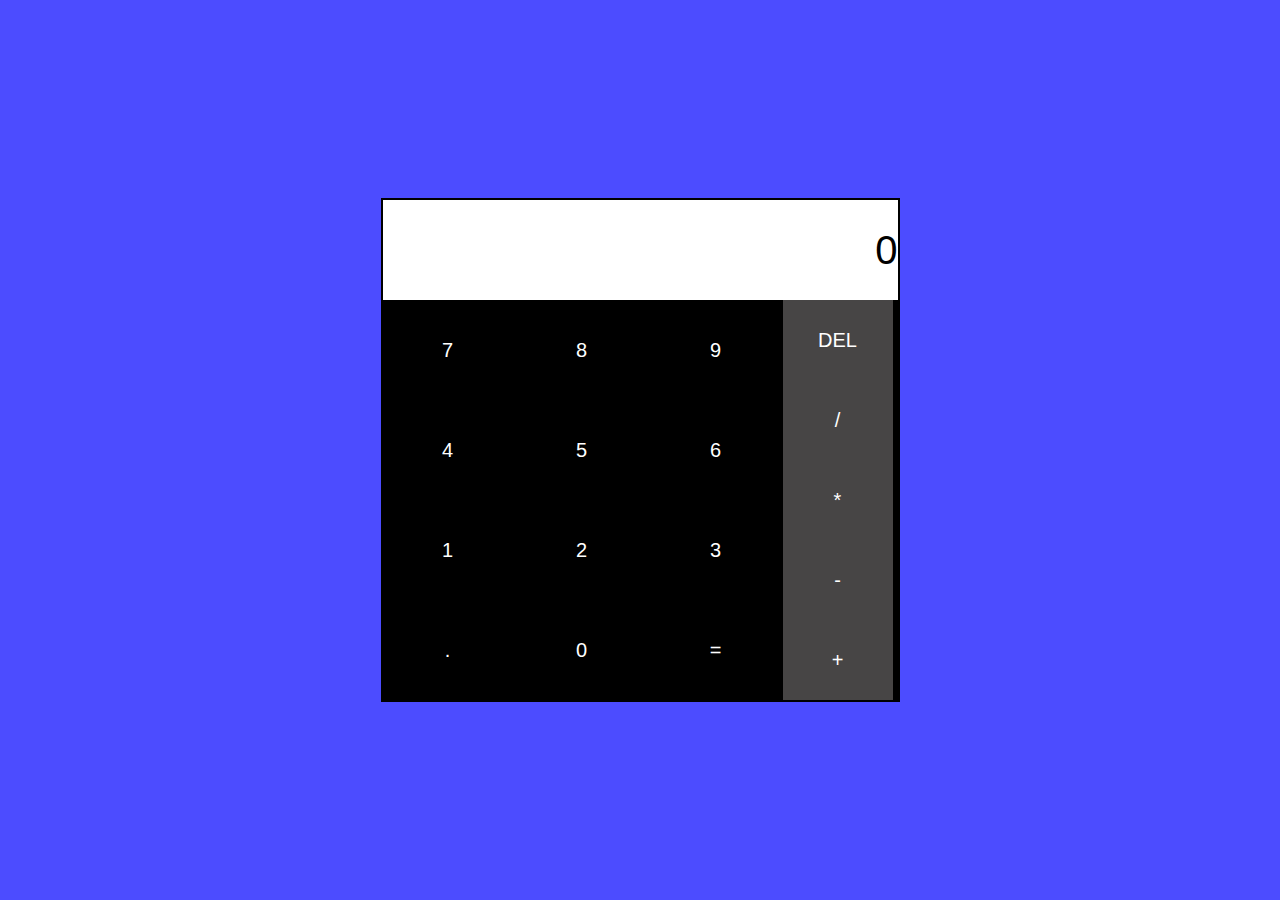
<file: assessment - 2/index.html>
<!DOCTYPE html>
<html lang="en">
<head>
    <meta charset="UTF-8">
    <meta name="viewport" content="width=device-width, initial-scale=1.0">
    <title>calculator</title>
    <link rel="stylesheet" href="style.css">
</head>
<body>
    <div class="main">
        <div class="box">
            <div class="input"><input type="text" name="" placeholder="0" id="inputBox">
            </div>
            <div class="btn">
                <div class="part-1">
                    <div>
                        <button>7</button>
                        <button>8</button>
                        <button>9</button>
                    </div>
                    <div>
                        <button>4</button>
                        <button>5</button>
                        <button>6</button>
                    </div>    <div>
                        <button>1</button>
                        <button>2</button>
                        <button>3</button>
                    </div>    <div>
                        <button>.</button>
                        <button>0</button>
                        <button>=</button>
                    </div>
                </div>
                <div class="part-2">
                    <div class="col">
                        <button>DEL</button>
                        <button>/</button>
                        <button>*</button>
                        <button>-</button>
                        <button>+</button>
                    </div>
                </div>
            </div>
        </div>
    </div>
    <script src="script.js"></script>
</body>
</html>
</file>
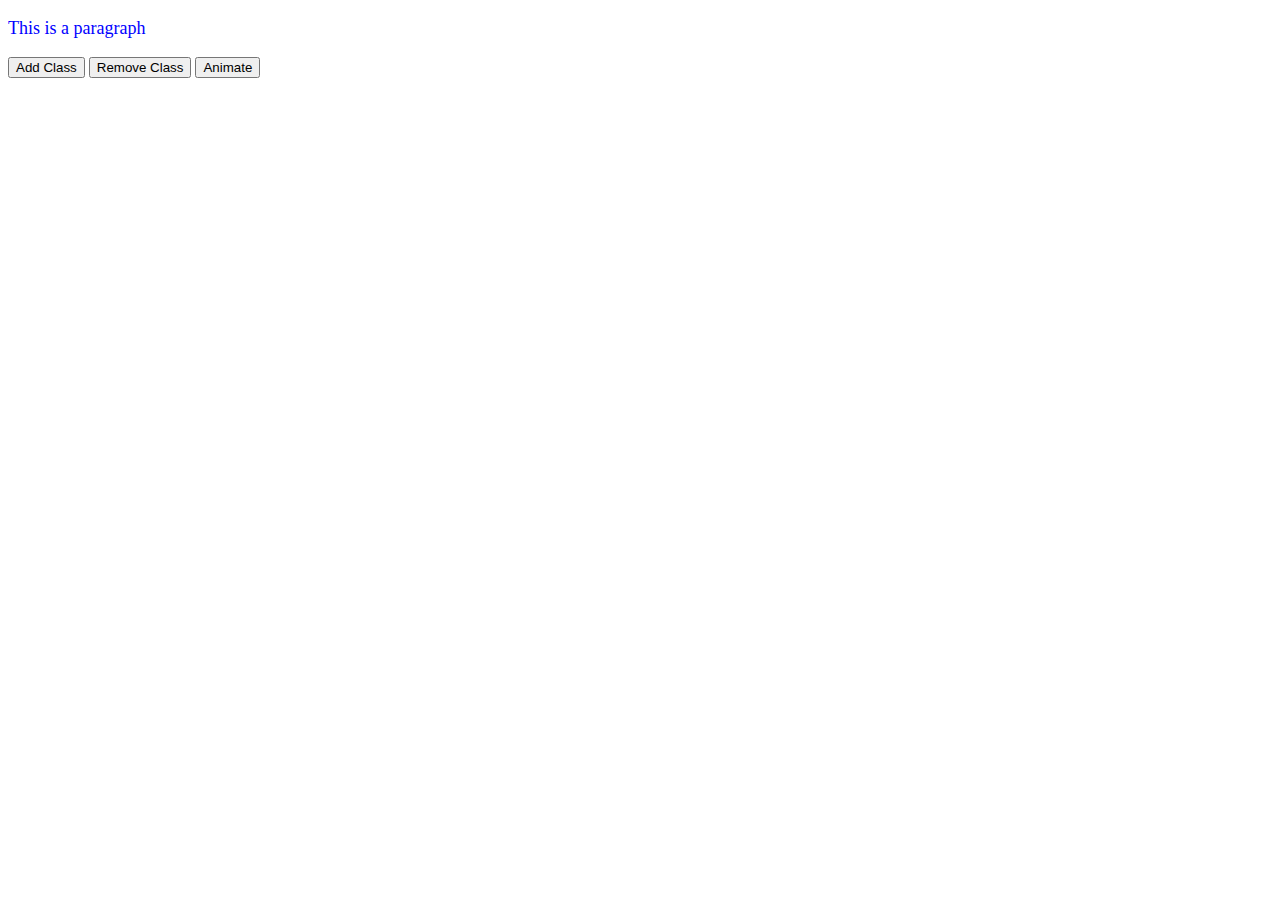
<file: jquery assignment/jquery_assignment-2.html>
<!DOCTYPE html>
<html lang="en">
<head>
    <meta charset="UTF-8">
    <meta name="viewport" content="width=device-width, initial-scale=1.0">
    <title>jquery_assignment-2</title>
    <style>
        .highlight {
            background-color: yellow;
        }
    </style>
    </head>
    <body>
        <p>This is a paragraph</p>
        <button id="addClass">Add Class</button>
        <button id="removeClass">Remove Class</button>
        <button id="animate">Animate</button>
    <script src="https://code.jquery.com/jquery-3.6.0.min.js"></script>
    <script>
        $(document).ready(function(){
            // Apply CSS
            $("p").css({
                "color": "blue",
                "font-size": "18px"
            });

            // Add class 
            $("#addClass").click(function(){
                $("p").addClass("highlight");
            });

            // Remove class 
            $("#removeClass").click(function(){
                $("p").removeClass("highlight");
            });

            // Animation
            $("#animate").click(function(){
                $("p").animate({
                    left: '100px',
                    opacity: '0.5',
                    height: 'toggle'
                }, 1000);
            });
        });
    </script>

</body>
</html>
</file>
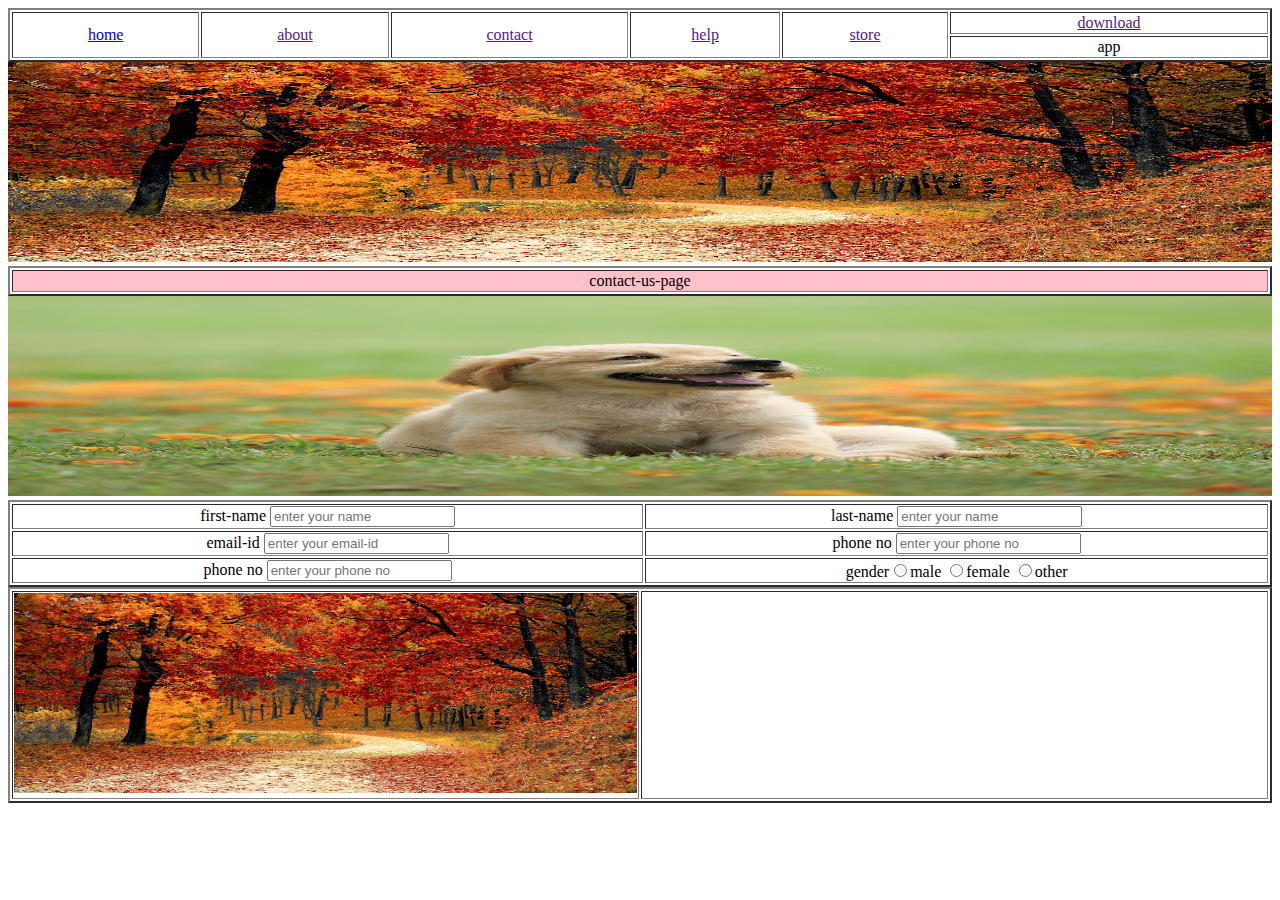
<file: module-1 WD/assignment.html>
<!DOCTYPE html>
<html lang="en">
<head>
    <meta charset="UTF-8">
    <meta name="viewport" content="width=device-width, initial-scale=1.0">
    <title>Document</title>
</head>
<body align="center" >
    <table border="2" width="100%" >
        <tr>
            <td rowspan="2"><a href="https://www.google.com/">home</a></td>
            <td rowspan="2"><a href="">about</a></td>
            <td rowspan="2"><a href="">contact</a></td>
            <td rowspan="2"><a href="">help</a></td>
            <td rowspan="2"><a href="">store</a></td>
            <td><a href="">download</a></td>
            
            

        </tr>
        <tr>
            <td>app</td>
        </tr>

       



    </table>
    <tr>
        <td width="100%" he>
          <img src="nature img.jpg" alt="" width="100%" height="200px">
        </td>
    </tr>
<table border="2" width="100%" >    <tr>
    <td bgcolor="pink" border="2">contact-us-page</td>
</tr></table>

<tr>
    <img src="dog imge.jpg" alt="" width="100%" height="200px">
</tr>
  
<table border="2" width="100%">
    <tr>
        <td>first-name     <input type="text" name="" id="" placeholder="enter your name"></td>
        <td>last-name     <input type="text" name="" id="" placeholder="enter your name"></td>
    </tr>

    <tr>
        <td>email-id     <input type="email" name="" id="" placeholder="enter your email-id"></td>
        <td>phone no    <input type="text" name="" id="" placeholder="enter your phone no"></td>
    </tr>

    <tr>
        <td>phone no    <input type="text" name="" id="" placeholder="enter your phone no"></td>
        <td> gender<input type="radio" name="gender" id="">male
            <input type="radio" name="gender" id="">female
            <input type="radio" name="gender" id="">other
        
        </td>

    </tr>

    


</table>

<table width="100%" border="2" >
    <tr>
        <td><img src="nature img.jpg" alt="" width="100%" height="200px"></td>
        <td>
            <iframe src="https://www.youtube.com/watch?v=r5s3AkPD6l4" frameborder="0"></iframe>
        </td>
    </tr>
</table>


</body>
</html>
</file>
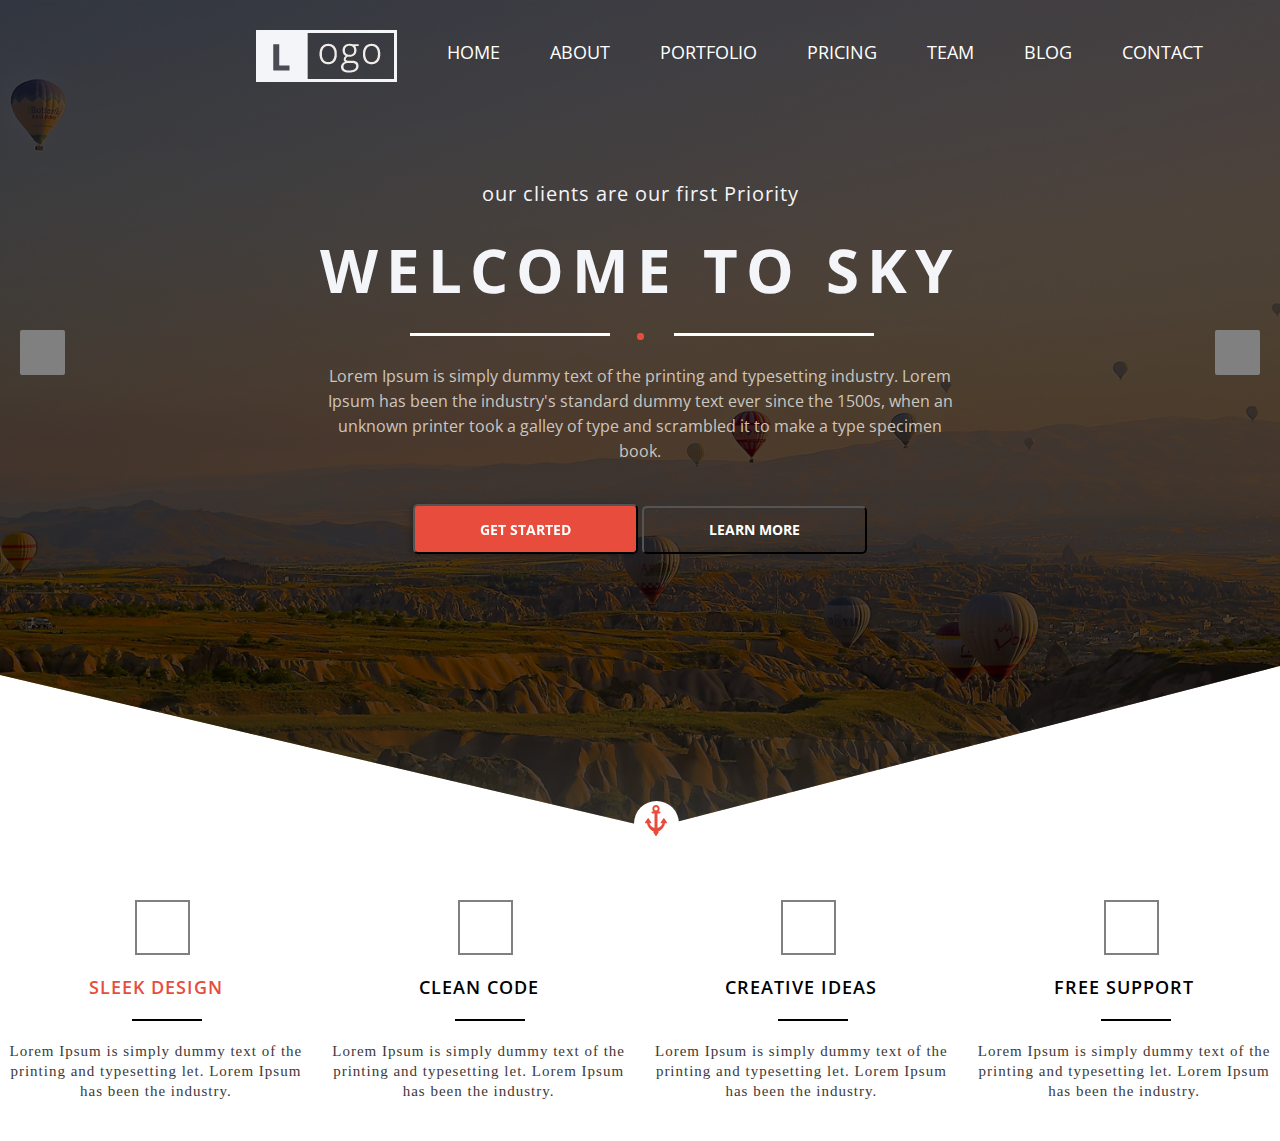
<file: css_assignment/assignment2/assignment2.html>
<!DOCTYPE html>
<html lang="en">
    <head>
        <meta charset="UTF-8">
        <meta name="viewport" content="width=device-width, initial-scale=1.0">
        <title>Document</title>
        <link rel="stylesheet" href="assignment_2 clippath._media.css">
        <link rel="stylesheet"
            href="https://cdnjs.cloudflare.com/ajax/libs/font-awesome/6.5.2/css/all.min.css"
            integrity="sha512-SnH5WK+bZxgPHs44uWIX+LLJAJ9/2PkPKZ5QiAj6Ta86w+fsb2TkcmfRyVX3pBnMFcV7oQPJkl9QevSCWr3W6A=="
            crossorigin="anonymous" referrerpolicy="no-referrer" />
        <link rel="stylesheet" href="assignment_2 clippath.css">
        <link
            href="https://fonts.googleapis.com/css2?family=Open+Sans&display=swap"
            rel="stylesheet">
    </head>
    <body>
        <header class="main">
            <nav>
                <div class="logo">
                    <img src="logo1.png" alt>
                </div>
                <input type="checkbox" name="" id="check">
                <label for="check">
                    <i class="fa-solid fa-bars fa-2xl" style="color: #947a7a;"></i>
                </label>
                <ul>
                    <li><a href="#">home</a></li>
                    <li><a href="#">about</a></li>
                    <li><a href="#">portfolio</a></li>
                    <li><a href="#">pricing</a></li>
                    <li><a href="#">team</a></li>
                    <li><a href="#">blog</a></li>
                    <li><a href="#">contact</a></li>
                </ul>
         
            </nav>

            <div class="section1">
                <h2>
                    our clients are our first Priority
                </h2>
                <h1>
                    welcome to sky
                </h1>
                <div class="point_main">
                    <div class="point">

                    </div>

                </div>

                <p>
                    Lorem Ipsum is simply dummy text of the printing and
                    typesetting industry. Lorem Ipsum has been the industry's
                    standard dummy text ever since the 1500s, when an unknown
                    printer took a galley of type and scrambled it to make a
                    type specimen book.
                </p>
                <div class="btn">
                    <button class="btn1">
                        get started
                    </button>
                    <button class="btn2">
                        learn more
                    </button>
                </div>
                <div class="slidebtn">
                    <span class="slidebtn1">
                        <i class="fa-solid fa-less-than"></i>
                    </span>
                    <span class="slidebtn2"><i
                            class="fa-solid fa-greater-than"></i></span>
                </div>

            </div>
        </header>
        <span class="btn3">
            <img src="ass_2img1.png" alt>
        </span>

        <!-- section2  -->
        <div class="section2">
            <div class="box">
                <div class="icon1">
                    <i class="fa-solid fa-voicemail"></i>
                </div>
                <h3 class="one">sleek design</h3>
                <p>Lorem Ipsum is simply dummy text of the <br> printing and typesetting let. Lorem Ipsum <br> has been the industry.</p>
            </div>
            <div class="box">
                <div class="icon">
                    <i class="fa-regular fa-heart"></i>
                </div>
                <h3>clean code</h3>
                <p>Lorem Ipsum is simply dummy text of the <br> printing and typesetting let. Lorem Ipsum <br> has been the industry.</p>
            </div>
            <div class="box">
                <div class="icon">
                    <i class="fa-regular fa-lightbulb"></i>
                </div>
                <h3>creative ideas</h3>
                <p>Lorem Ipsum is simply dummy text of the <br> printing and typesetting let. Lorem Ipsum <br> has been the industry.</p>
            </div>
            <div class="box">
                <div class="icon">
                    <i class="fa-regular fa-message"></i>
                </div>
                <h3>free support</h3>
                <p>Lorem Ipsum is simply dummy text of the <br> printing and typesetting let. Lorem Ipsum <br> has been the industry.</p>
            </div>
            
        </div>

    </body>
</html>
</file>
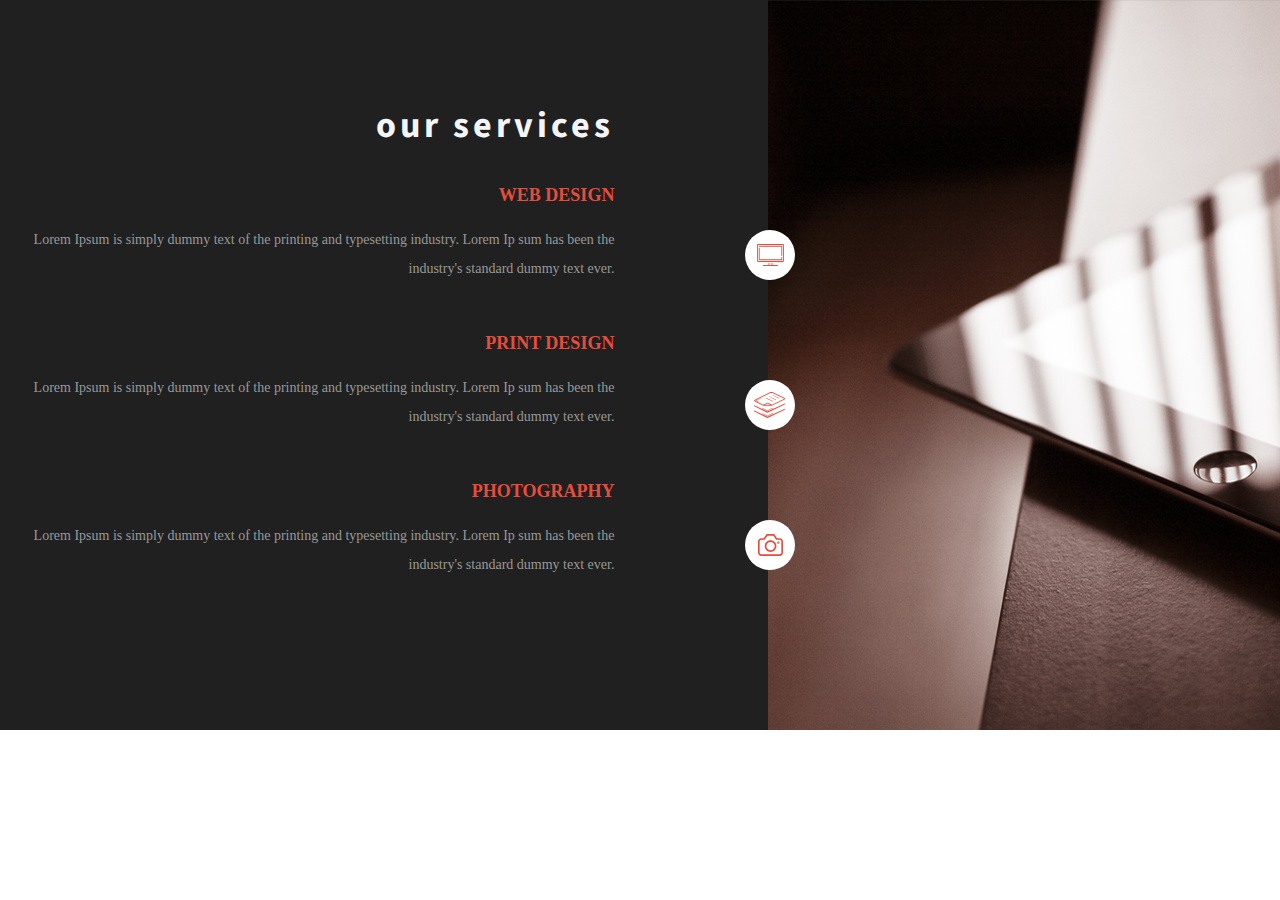
<file: css_assignment/assignment3/assignment3.html>
<!DOCTYPE html>
<html lang="en">
    <head>
        <meta charset="UTF-8">
        <meta name="viewport" content="width=device-width, initial-scale=1.0">
        <title>our services</title>
        <link rel="preconnect" href="https://fonts.googleapis.com">
        <link rel="preconnect" href="https://fonts.gstatic.com" crossorigin>
        <link
            href="https://fonts.googleapis.com/css2?family=Source+Sans+3:ital,wght@0,200..900;1,200..900&display=swap"
            rel="stylesheet">
            <link rel="stylesheet" href="https://cdnjs.cloudflare.com/ajax/libs/font-awesome/6.5.2/css/all.min.css" integrity="sha512-SnH5WK+bZxgPHs44uWIX+LLJAJ9/2PkPKZ5QiAj6Ta86w+fsb2TkcmfRyVX3pBnMFcV7oQPJkl9QevSCWr3W6A==" crossorigin="anonymous" referrerpolicy="no-referrer" />
        <link rel="stylesheet" href="assignment3.css">
    </head>
    <body>
        <div class="container">
            <!-- part1 -->
            <div class="part1">
                <div class="text">
                    <div class="our">
                        <h1>
                            our services
                        </h1>
                        <p class="heading">
                            WEB DESIGN
                        </p>
                        <p class="pera">Lorem Ipsum is simply dummy text of the
                            printing and typesetting industry. Lorem Ip sum has
                            been the industry's standard dummy text ever.</p>

                        <p class="heading">
                            PRINT DESIGN

                        </p>
                        <p class="pera">
                            Lorem Ipsum is simply dummy text of the printing and
                            typesetting industry.
                            Lorem Ip sum has been the industry's standard dummy
                            text ever.

                        </p>

                        <p class="heading">
                            PHOTOGRAPHY
                        </p>
                        <p class="pera">
                            Lorem Ipsum is simply dummy text of the printing and typesetting industry. Lorem Ip sum has been the industry's standard dummy text ever.

                        </p>
                        <div class="icon"><img src="Forma 1.png" alt=""></div>
                        <div class="icon" id="icon2"><img src="Forma 1 (1).png" alt=""></div>
                        <div class="icon" id="icon3"><img src="Forma 1 (2).png" alt=""></div>
                    </div>

                </div>
            </div>
            <!-- part2 -->
            <div class="part2"></div>
        </div>
    </body>
</html>
</file>
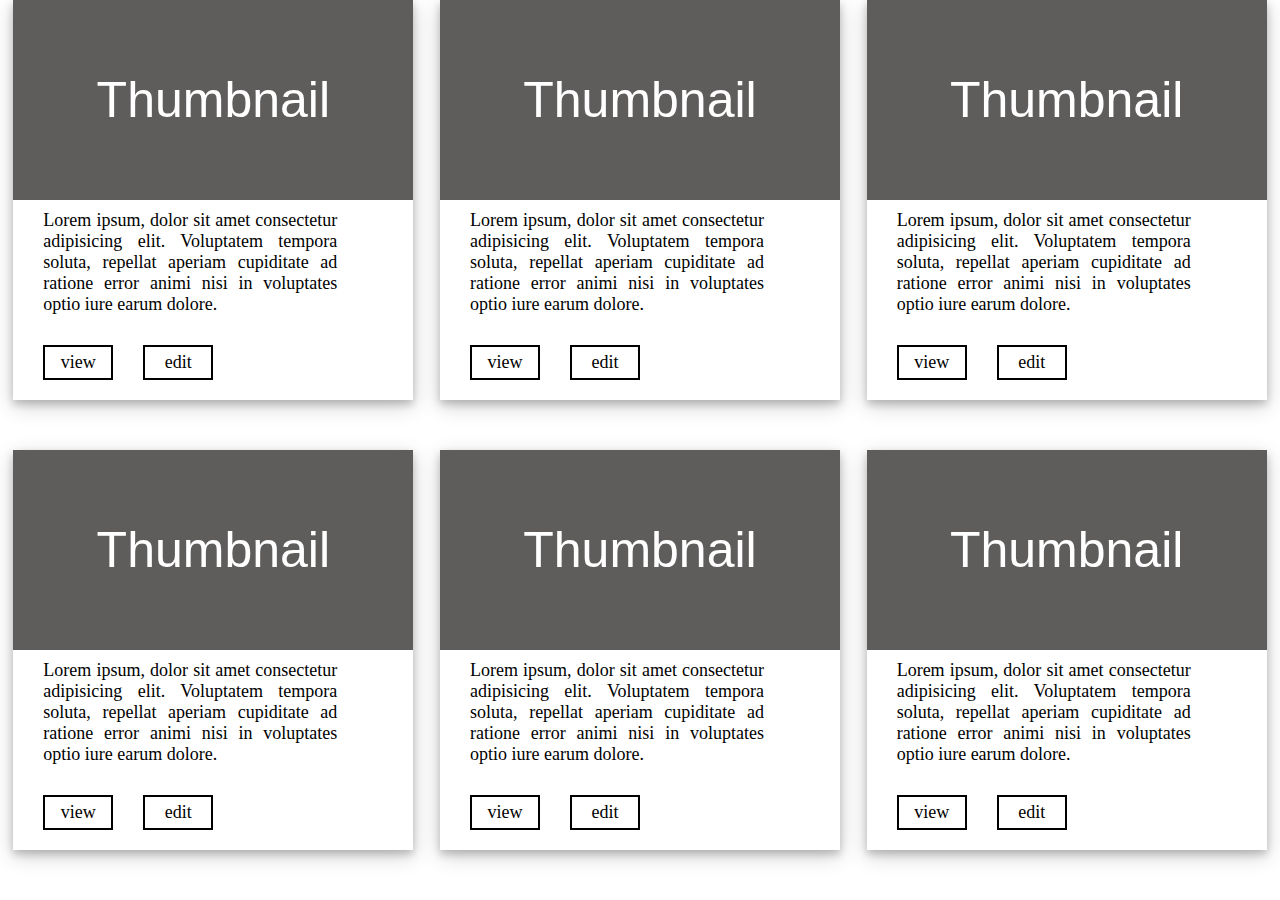
<file: css_assignment/assignment4/assignment_4.html>
<!DOCTYPE html>
<html lang="en">

    <head>
        <meta charset="UTF-8">
        <meta name="viewport" content="width=device-width, initial-scale=1.0">
        <title>Document</title>
        <link rel="stylesheet" href="assignment_4.css">
        <link rel="stylesheet" href="assignment_4media.css">
    </head>
    <body>
        <div class="container1">
            <div class="box">
                <div class="part1">Thumbnail</div>
                <div class="part2">
                    <div class="text1">
                        Lorem ipsum, dolor sit amet consectetur adipisicing
                        elit. Voluptatem tempora soluta, repellat
                        aperiam cupiditate ad ratione error animi nisi in
                        voluptates optio iure earum dolore.
                    </div>
                    <div class="text2">
                        <span>view</span>
                        <span>edit</span>
                    </div>

                </div>
            </div>
            <div class="box">
                <div class="part1">Thumbnail</div>
                <div class="part2">
                    <div class="text1">
                        Lorem ipsum, dolor sit amet consectetur adipisicing
                        elit. Voluptatem tempora soluta, repellat
                        aperiam cupiditate ad ratione error animi nisi in
                        voluptates optio iure earum dolore.
                    </div>
                    <div class="text2">
                        <span>view</span>
                        <span>edit</span>
                    </div>
                </div>
            </div>
            <div class="box">
                <div class="part1">Thumbnail</div>
                <div class="part2">
                    <div class="text1">
                        Lorem ipsum, dolor sit amet consectetur adipisicing
                        elit. Voluptatem tempora soluta, repellat
                        aperiam cupiditate ad ratione error animi nisi in
                        voluptates optio iure earum dolore.
                    </div>
                    <div class="text2">
                        <span>view</span>
                        <span>edit</span>
                    </div>
                </div>
            </div>
        </div>
        <div class="container2">
            <div class="box">
                <div class="part1">Thumbnail</div>
                <div class="part2">
                    <div class="text1">
                        Lorem ipsum, dolor sit amet consectetur adipisicing
                        elit. Voluptatem tempora soluta, repellat
                        aperiam cupiditate ad ratione error animi nisi in
                        voluptates optio iure earum dolore.
                    </div>
                    <div class="text2">
                        <span>view</span>
                        <span>edit</span>
                    </div>
                </div>
            </div>
            <div class="box">
                <div class="part1">Thumbnail</div>
                <div class="part2">
                    <div class="text1">
                        Lorem ipsum, dolor sit amet consectetur adipisicing
                        elit. Voluptatem tempora soluta, repellat
                        aperiam cupiditate ad ratione error animi nisi in
                        voluptates optio iure earum dolore.
                    </div>
                    <div class="text2">
                        <span>view</span>
                        <span>edit</span>
                    </div>
                </div>
            </div>
            <div class="box">
                <div class="part1">Thumbnail</div>
                <div class="part2">
                    <div class="text1">
                        Lorem ipsum, dolor sit amet consectetur adipisicing
                        elit. Voluptatem tempora soluta, repellat
                        aperiam cupiditate ad ratione error animi nisi in
                        voluptates optio iure earum dolore.
                    </div>
                    <div class="text2">
                        <span>view</span>
                        <span>edit</span>
                    </div>
                </div>
            </div>
        </div>
    </body>

</html>
</file>
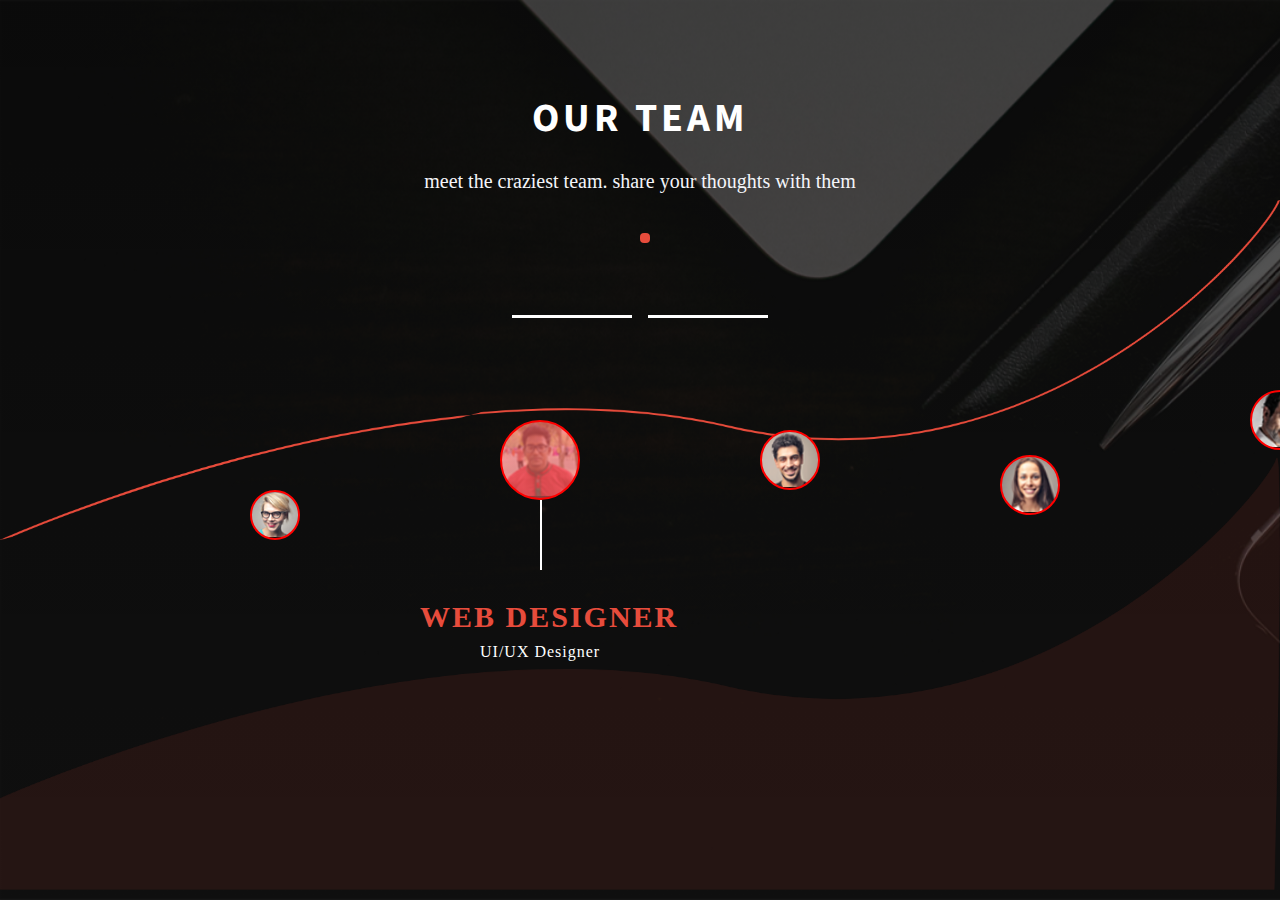
<file: css_assignment/assignment5/assignment_5_waves.html>
<!DOCTYPE html>
<html lang="en">
<head>
    <meta charset="UTF-8">
    <meta name="viewport" content="width=device-width, initial-scale=1.0">
    <title>Waves</title>
    <style>
        @import url('https://fonts.googleapis.com/css2?family=Source+Sans+3:ital,wght@0,200..900;1,200..900&display=swap');
        </style>
        
    <link rel="stylesheet" href="assignment_5_waves.css">
</head>
<body>
    <div class="container">
        <div class="main">
            <div class="text">
                <h2>our team</h2>
                <p>meet the craziest team. share your thoughts with them</p>
                <h3></h3>
            </div>
            <div class="img_waves">
                <img src="waves_1.png" alt="" class="waves_one">
                <img src="waves_2.png" alt="" class="waves_tow">
               <span class="img_1">
               
                </span> 
                 <span class="img_2">
               
                </span>
                <div class="lain"></div>
                <div class="web"><h1>Web Designer</h1>
                <p>UI/UX Designer</p></div>
                <span class="img_3">
              
                </span>
                <span class="img_4">
            
                </span>

                <span class="img_5">
              
                </span> 
            </div>
        </div>
    </div>
    
</body>
</html>
</file>
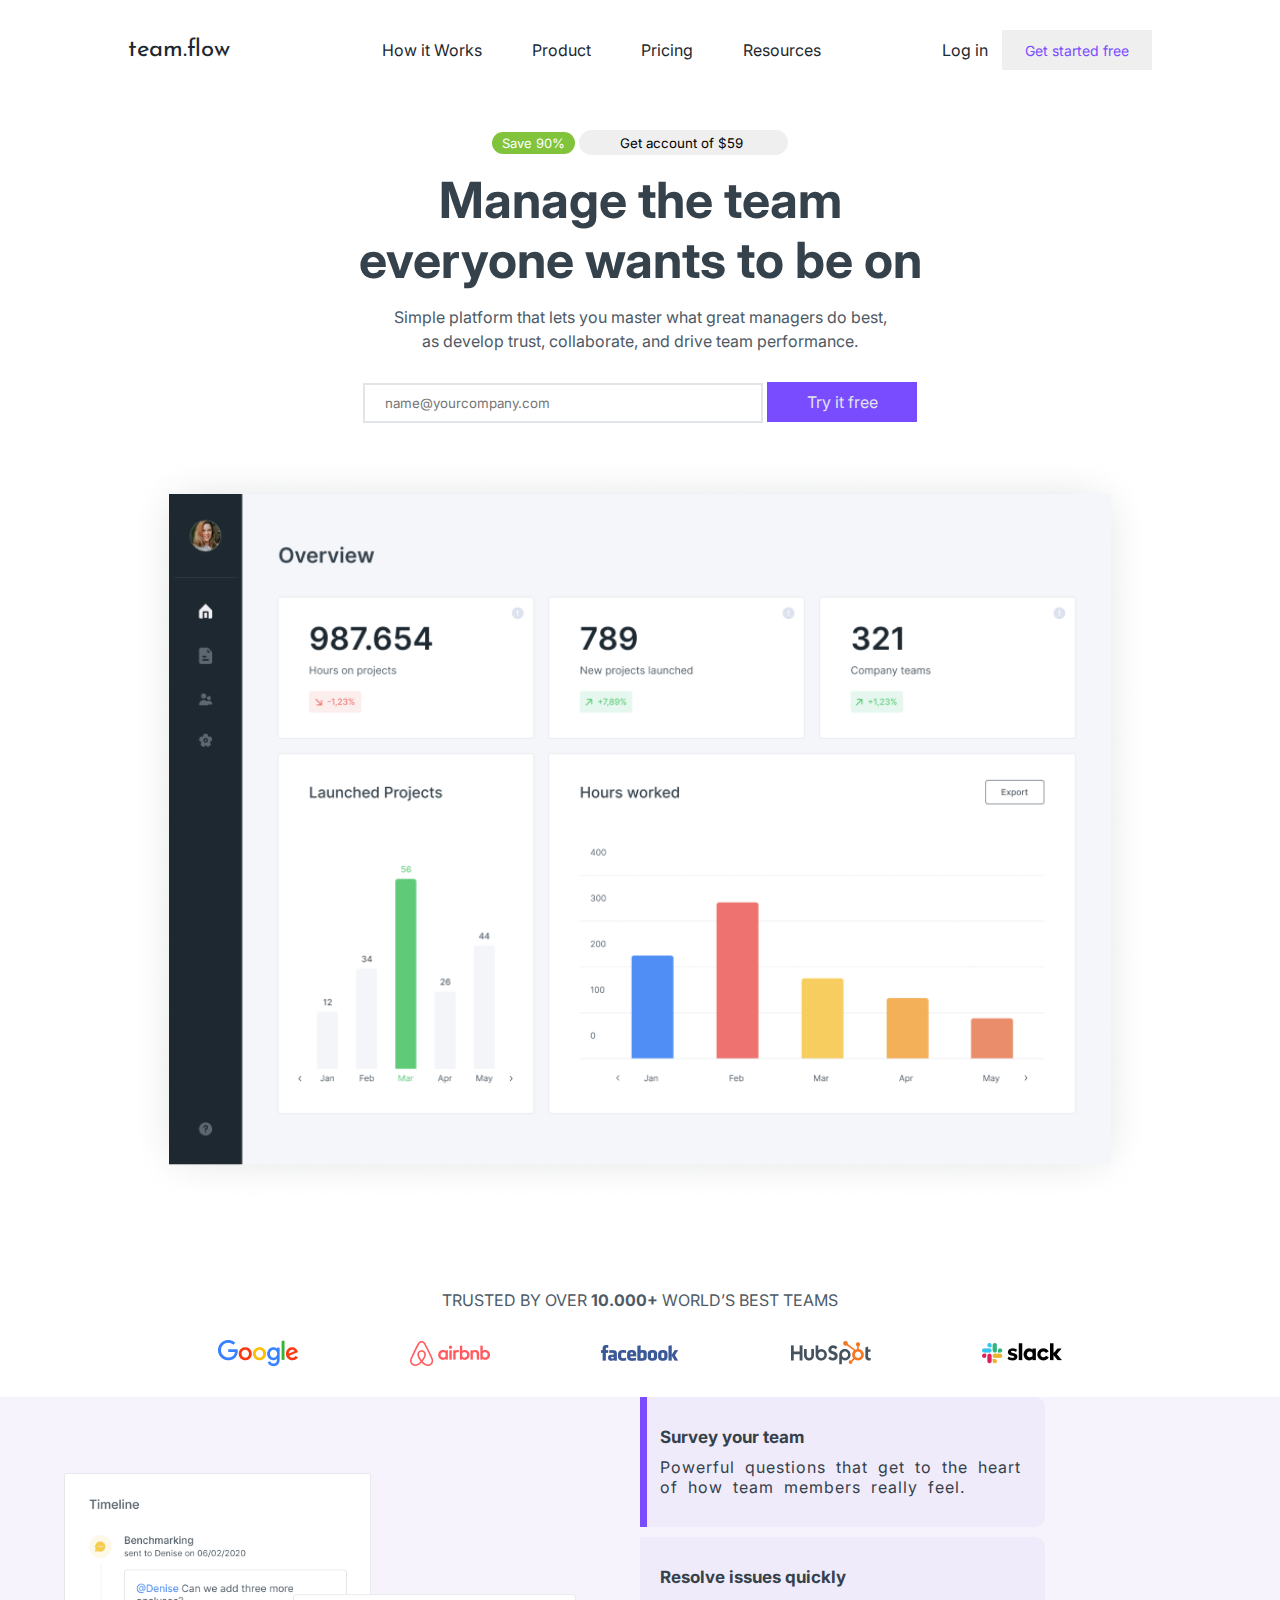
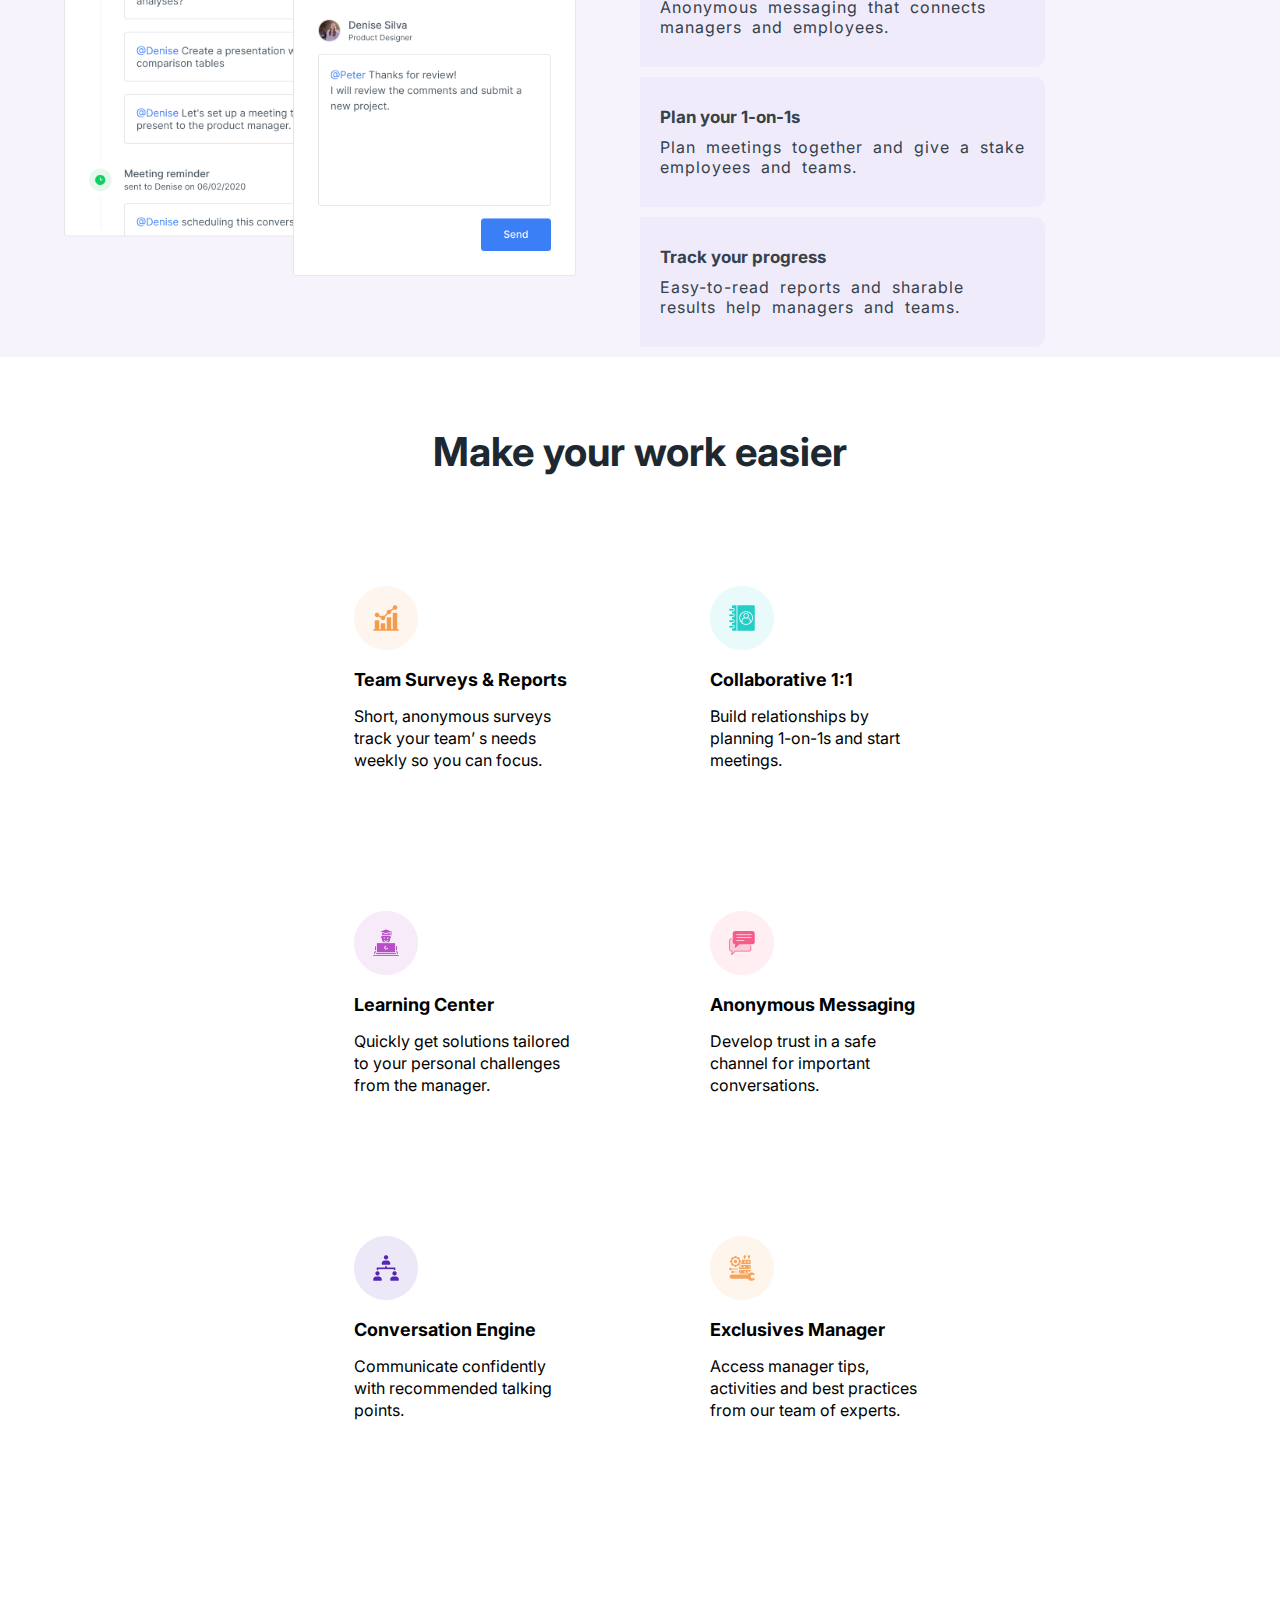
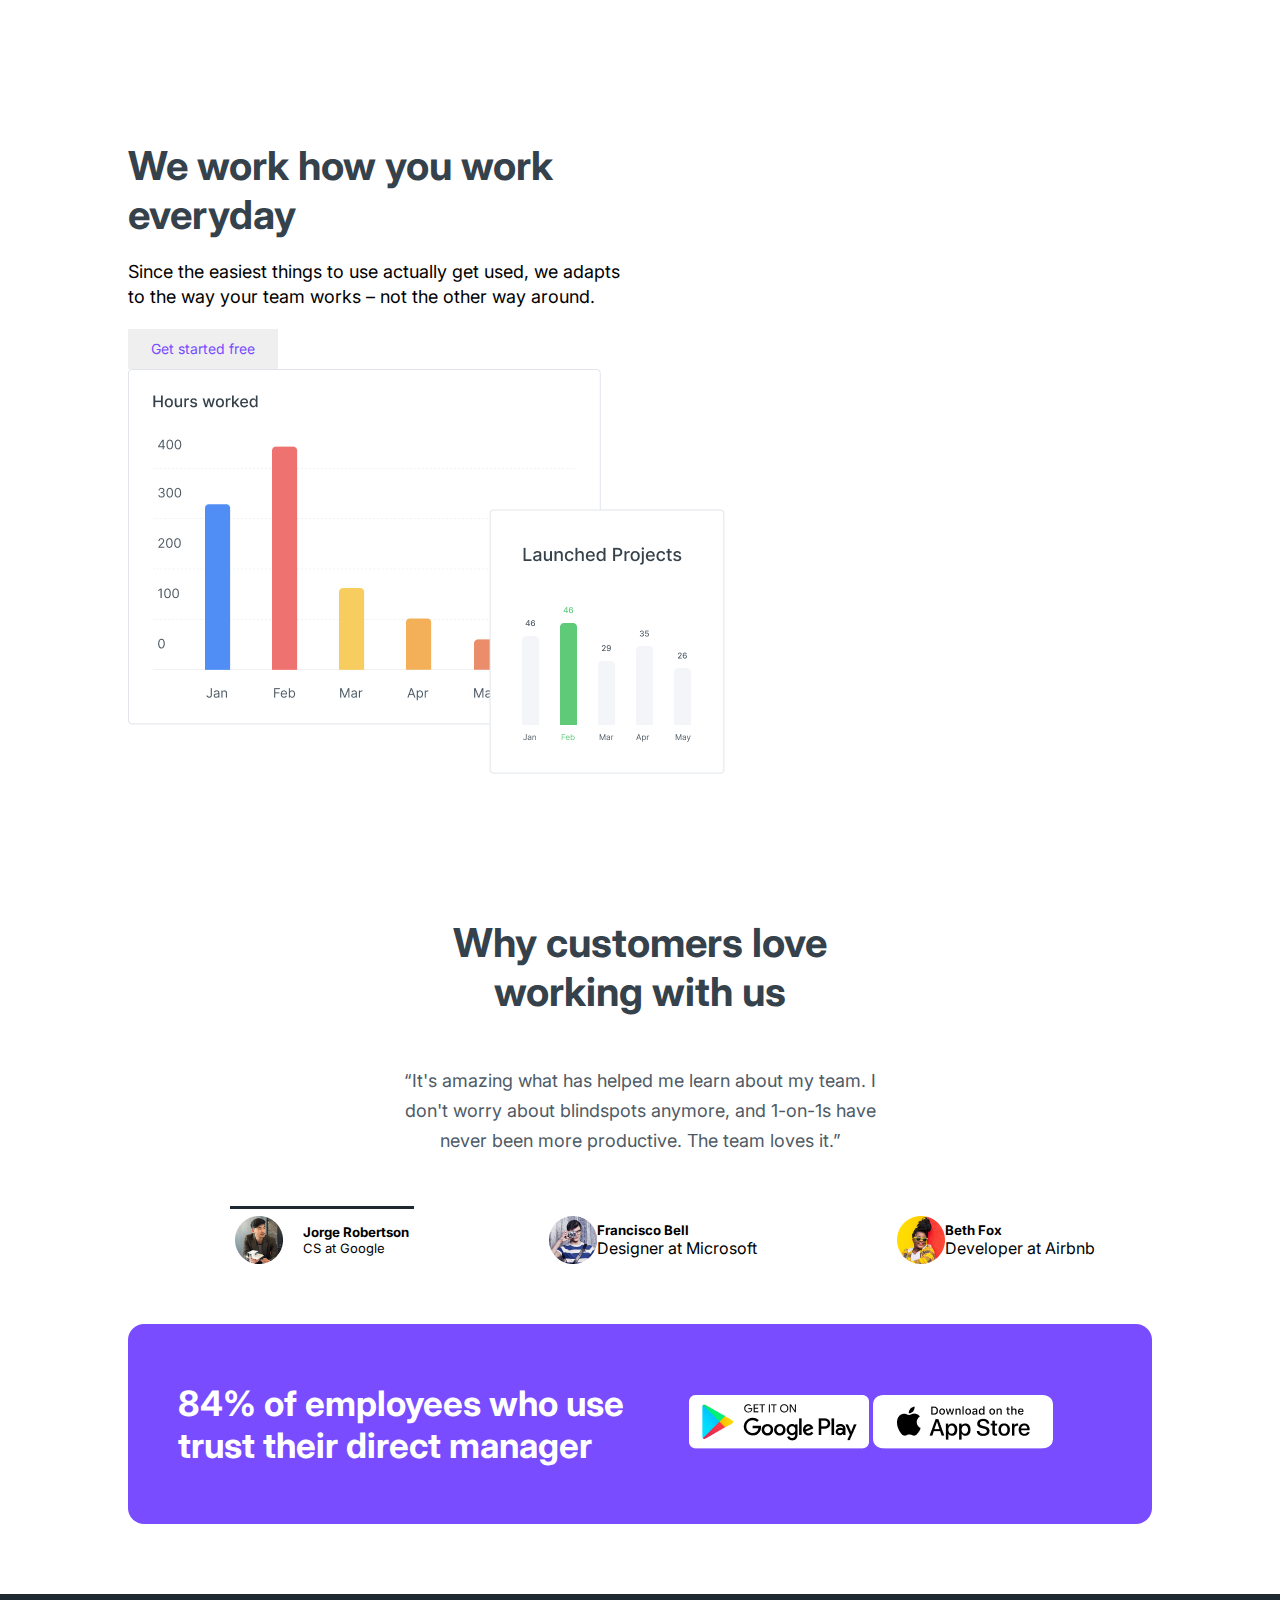
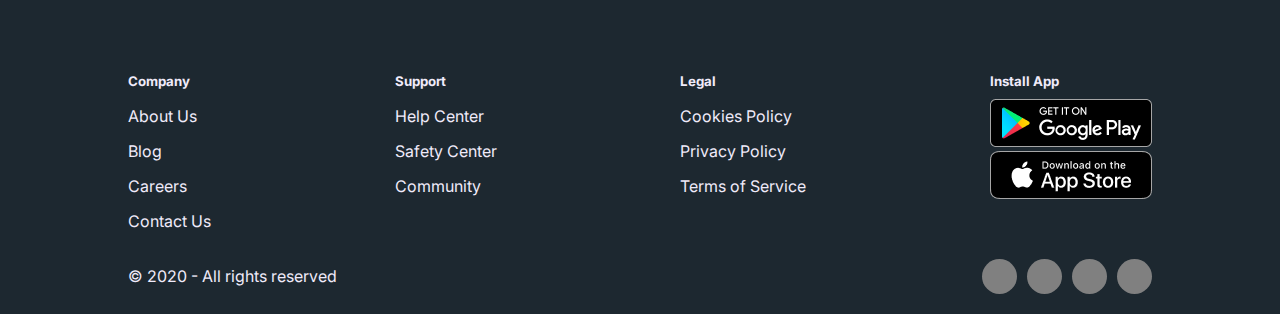
<file: css_assignment/assignment6/assignment_6.html>
<!DOCTYPE html>
<html lang="en">

    <head>
        <meta charset="UTF-8">
        <meta name="viewport" content="width=device-width, initial-scale=1.0">
        <title>Project-6</title>
        <link rel="stylesheet" href="assignment_6.css">
        <link rel="stylesheet" href="assignment_6_media.css">
        <link rel="stylesheet"
            href="https://cdnjs.cloudflare.com/ajax/libs/font-awesome/6.4.2/css/all.min.css"
            integrity="sha512-z3gLpd7yknf1YoNbCzqRKc4qyor8gaKU1qmn+CShxbuBusANI9QpRohGBreCFkKxLhei6S9CQXFEbbKuqLg0DA=="
            crossorigin="anonymous" referrerpolicy="no-referrer" />
        <link rel="preconnect" href="https://fonts.googleapis.com">
        <link rel="preconnect" href="https://fonts.gstatic.com" crossorigin>
        <link
            href="https://fonts.googleapis.com/css2?family=Inter&family=Josefin+Sans&display=swap"
            rel="stylesheet">
    </head>

    <body>
        <div class="main">
            <header id="header">
                <nav class="flex">
                    <div class="team">
                        <h6>team.flow</h6>
                    </div>
                    <div class="navbar">
                        <ul class="flex">
                            <li><a href="#">How it Works</a><i
                                    class="fa-solid fa-angle-down"></i></li>
                            <li><a href="#">Product</a><i
                                    class="fa-solid fa-angle-down"></i></li>
                            <li><a href="#">Pricing</a><i
                                    class="fa-solid fa-angle-down"></i></li>
                            <li><a href="#">Resources</a><i
                                    class="fa-solid fa-angle-down"></i></li>
                        </ul>
                        <span class="bars"><i
                                class="fa-solid fa-bars"></i></span>
                    </div>
                    <div class="btn">
                        <a href="btn-1">Log in</a>
                        <button class="btn-2">Get started free</button>
                    </div>

                    <input type="checkbox" id="check">
                    <label for="check" class="moblibe">
                        <img src="Group 31.png" alt="bars">
                    </label>
                    <div class="mobile">
                        <ul>
                            <li>How it Works</li>
                            <li>Products</li>
                            <li>Pricing</li>
                            <li>Resources</li>
                        </ul>

                    </div>

                </nav>
                <div class="heading"> 
                    <div class="top">
                        <span class="save">Save 90%</span>
                        <span class="get"><button>Get account of $59<i
                                    class="fa-solid fa-angle-right"></i></button></span>
                        <h1>Manage the team <br>everyone wants to be on</h1>
                        <p>Simple platform that lets you master what great
                            managers do best, <br>as develop trust,
                            collaborate, and drive team performance.</p>
                        <input type="email" placeholder="name@yourcompany.com"
                            class="input">
                        <button class="btn-3">Try it free</button>
                    </div>
                </div>
                <div class="graph">
                    <div class="graph1">
                        <img src="Graph 2 1.png" alt="img">
                    </div>

                    <p>TRUSTED BY OVER <span class="thousand">10.000+</span>
                        WORLD’S BEST TEAMS</p>
                </div>

                <div class="logo flex">
                    <img src="google-2015a 1.png" alt>
                    <img src="airbnb 1.png" alt>
                    <img src="facebok.png" alt>
                    <img src="hubspot 1.png" alt>
                    <img src="slack-2 1.png" alt>
                </div>
            </header>
        </div>
        <section id="section1">
            <div class="box1 flex">
                <div class="col1"><img src="Group 25.png" alt></div>
                <div class="col2">
                    <div class="item1 item-1-active">
                        <h5>Survey your team</h5>
                        <p>Powerful questions that get to the heart <br> of how
                            team members really feel.</p>
                        <span class="line"></span>
                    </div>
                    <div class="item1">
                        <h5>Resolve issues quickly</h5>
                        <p>Anonymous messaging that connects <br> managers and
                            employees.</p>
                    </div>
                    <div class="item1">
                        <h5>Plan your 1-on-1s</h5>
                        <p>Plan meetings together and give a stake<br>employees
                            and teams.</p>
                    </div>
                    <div class="item1">
                        <h5>Track your progress</h5>
                        <p>Easy-to-read reports and sharable <br>results help
                            managers and teams.</p>
                    </div>
                </div>
            </div>
        </section>

        <!-- second-section started here  -->
        <div class="main">
            <section id="section2">
                <h1>Make your work easier</h1>
                <div class="section2 flex">
                    <div class="section2_item_1">
                        <img src="logo1.png" alt>
                        <h5>Team Surveys & Reports</h5>
                        <p>Short, anonymous surveys track your team’ s needs
                            weekly so you can focus.</p>
                    </div>
                    <div class="section2_item_1">
                        <img src="logo2.png" alt>
                        <h5>Collaborative 1:1 </h5>
                        <p>Build relationships by planning
                            1-on-1s and start meetings.</p>
                    </div>
                    <div class="section2_item_1">
                        <img src="logo3.png" alt>
                        <h5>Learning Center</h5>
                        <p>Quickly get solutions tailored to your personal
                            challenges from the manager.</p>
                    </div>
                    <div class="section2_item_1 hide-part">
                        <img src="logo4.png" alt>

                        <h5>Anonymous Messaging</h5>
                        <p>Develop trust in a safe channel for important
                            conversations.</p>
                    </div>
                    <div class="section2_item_1 hide-part">
                        <img src="logo5.png" alt>
                        <h5>Conversation Engine</h5>
                        <p>Communicate confidently with
                            recommended talking points.</p>
                    </div>
                    <div class="section2_item_1 hide-part">
                        <img src="logo6.png" alt>
                        <h5>Exclusives Manager</h5>
                        <p>Access manager tips, activities and
                            best practices from our team of experts.</p>
                    </div>
                    <button class="hide-button btn_2">
                        View more benefits
                    </button>
                </div>
            </section>
        </div>

        <!-- third-section started here  -->
        <section id="s">
            <div class="main">
                <div class="section3_part flex">
                    <div class="part1">
                        <h1>We work how you
                            work everyday</h1>
                        <p>Since the easiest things to use actually get used, we
                            adapts to the way your team works – not the
                            other way around.</p>
                        <button class="btn-2 part1_button">Get started
                            free</button>
                    </div>
                    <div class="part2">
                        <img src="graph 3.png" alt>
                    </div>
                </div>

            </div>
        </section>

    
        <!-- section4 -->
        <div class="main">
            <section id="section4">
                <div class="top_text">
                    <h1>Why customers love
                        working with us</h1>
                    <p>“It's amazing what has helped me learn about my team.
                        I don't worry about blindspots anymore, and 1-on-1s have
                        never
                        been more productive. The team loves it.”</p>
                </div>
                <div class="center_text flex">
                    <div class="center_text_1">
                        <img src="photo-1.png" alt>
                        <div class="small_text">
                            <h5>Jorge Robertson</h5>
                            <p>CS at Google</p>
                            <span class="black-line"></span>
                        </div>
                    </div>
                    <div class="center_text_1 hide-part">
                        <img src="photo-2.png" alt>
                        <div class="small-text ">
                            <h5>Francisco Bell</h5>
                            <p>Designer at Microsoft</p>
                        </div>
                    </div>
                    <div class="center_text_1 hide-part">
                        <img src="photo-3.png" alt>
                        <div class="small-text ">
                            <h5>Beth Fox</h5>
                            <p>Developer at Airbnb</p>
                        </div>
                    </div>

                </div>

                <div class="last_text flex">
                    <div class="one">
                        <h1>84% of employees who use
                            trust their direct manager</h1>
                    </div>
                    <div class="two">
                        <img src="google-play-badge 1.png" alt>
                        <img src="app.png" alt>
                    </div>
                </div>
            </section>

        </div>

        <!-- section5 -->
        <footer id="section5">
            <div class="main">
                <div class="part1 flex">
                    <ul>
                        <li>
                            <h5>Company <i
                                    class="fa-solid fa-angle-down footer-icon"></i></h5>
                        </li>
                        <li><a href="#">About Us</a></li>
                        <li><a href="#">Blog</a></li>
                        <li><a href="#">Careers</a></li>
                        <li><a href="#">Contact Us</a></li>
                    </ul>
                    <ul>
                        <li>
                            <h5>Support<i
                                    class="fa-solid fa-angle-down footer-icon"></i></h5>
                        </li>
                        <li><a href="#">Help Center</a></li>
                        <li><a href="#">Safety Center</a></li>
                        <li><a href="#">Community</a></li>
                    </ul>
                    <ul>
                        <li>
                            <h5>Legal<i
                                    class="fa-solid fa-angle-down footer-icon"></i></h5>
                        </li>
                        <li><a href="#">Cookies Policy</a></li>
                        <li><a href="#">Privacy Policy</a></li>
                        <li><a href="#">Terms of Service</a></li>
                    </ul>
                    <ul>
                        <li>
                            <h5>Install App<i
                                    class="fa-solid fa-angle-down footer-icon"></i></h5>
                        </li><img src="google-2.png" alt>
                        <li>
                        </li>
                        <li><img src="store.png" alt>
                        </li>
                    </ul>
                </div>
                <div class="footer_1 flex">
                    <p>© 2020 - All rights reserved</p>
                    <div class="icons flex">
                        <span class="icon"> <i
                                class="fa-brands fa-instagram"></i></span>
                        <span class="icon"> <i
                                class="fa-brands fa-twitter"></i></span>
                        <span class="icon"><i
                                class="fa-brands fa-youtube"></i></span>
                        <span class="icon"> <i
                                class="fa-solid fa-earth-americas"></i></span>

                    </div>
                </div>
            </div>
        </footer>
    </body>

</html>
</file>
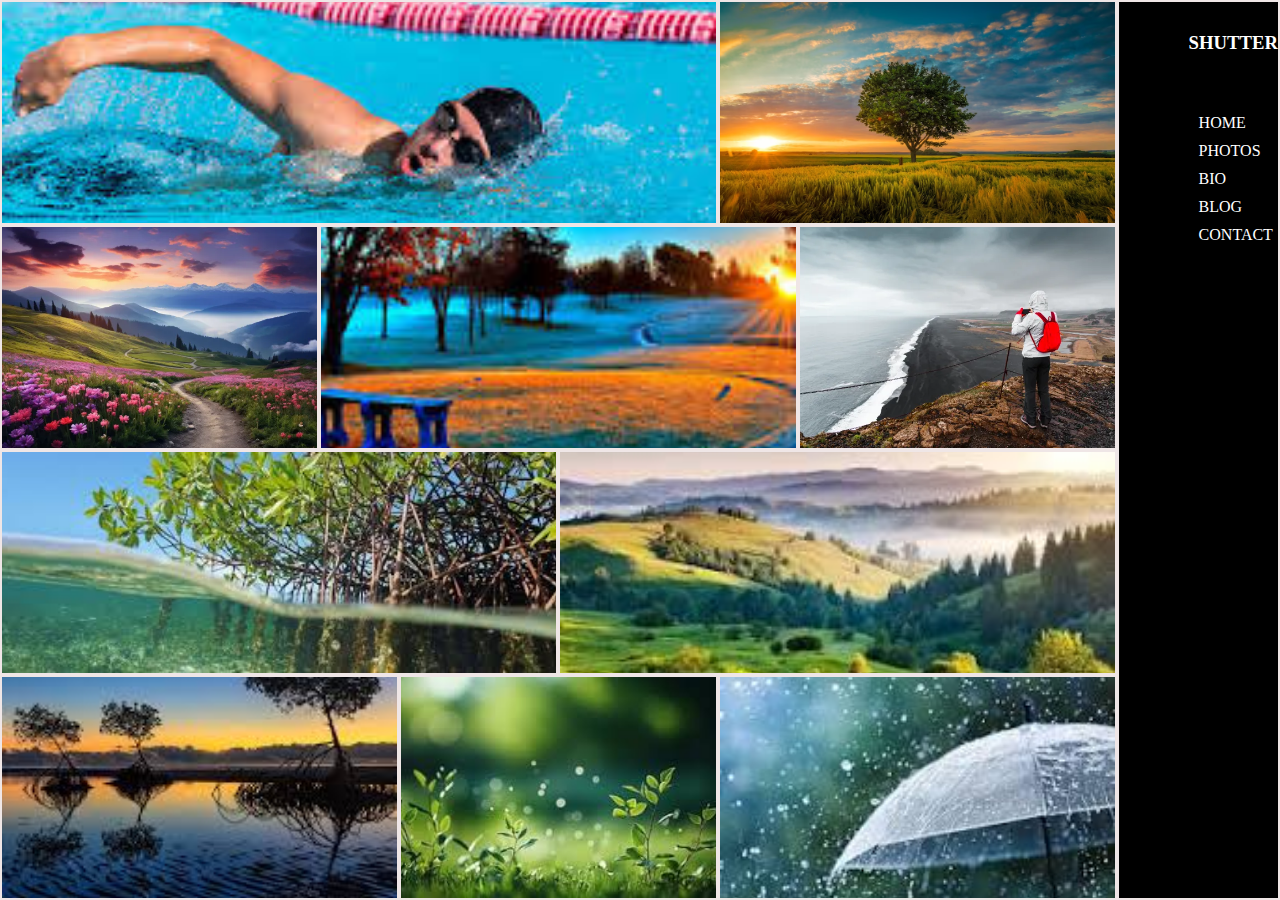
<file: css_assignment/assignment_1 image gallery_/image gallery.html>
<!DOCTYPE html>
<html lang="en">
<head>
    <meta charset="UTF-8">
    <meta name="viewport" content="width=device-width, initial-scale=1.0">
    <title>Document</title>
    <link rel="stylesheet" href="https://cdnjs.cloudflare.com/ajax/libs/font-awesome/6.5.1/css/all.min.css" integrity="sha512-DTOQO9RWCH3ppGqcWaEA1BIZOC6xxalwEsw9c2QQeAIftl+Vegovlnee1c9QX4TctnWMn13TZye+giMm8e2LwA==" crossorigin="anonymous" referrerpolicy="no-referrer" />
    <link rel="stylesheet" href="imge_gallery.css">
</head>
<body>
    <div class="container">
        <div class="item" id="box1">
            <h3 class="heading">SHUTTER</h3>
            <div class="link">
                <a href="#">HOME</a>
                <a href="#">PHOTOS</a>
                <a href="#">BIO</a>
                <a href="#">BLOG</a>
                <a href="#">CONTACT</a>
            </div>
            <div class="icon">
                <span>
                    <i class="fa-brands fa-square-facebook"></i>
                </span>
                <span>
                    <i class="fa-brands fa-square-twitter"></i>
                </span>
                <span>
                    <i class="fa-brands fa-instagram"></i>
                </span>
            </div>
        </div>
        <div class="item" id="box2"></div>
        <div class="item" id="box3">

        </div>
        <div class="item" id="box4"></div>
        <div class="item" id="box5"></div>
        <div class="item" id="box6"></div>
        <div class="item" id="box7"></div>
        <div class="item" id="box8"></div>
        <div class="item" id="box9"></div>
        <div class="item" id="box10"></div>
        <div class="item" id="box11"></div>
    </div>
</body>
</html>
</file>
<file: assessment - 2/style.css>
*{
    margin: 0;
    padding: 0;
    box-sizing: border-box;
}
body{
    height: 100vh;
    width: 100wh;
    display: flex;
    justify-content: center;
    align-items: center;
    background-color: rgb(76, 76, 255);
}
.box{
    border: 2px solid black;
    background-color: black;
}


input{
    height: 100px;
    width: 100%;
    text-align: right;
    border: none;
    font-size: 40px;
    cursor: pointer;
}
input::placeholder{
    color: black;
}
.part-1{
    height: 100%;
    width: 400px;
}
.part-1 div button{
    border: none;
    width: 130px;
    height: 100px;
    background-color: black;
    color: white;
    font-size: 20px;
    
}

.btn{
    display: flex;   
}
.part-2 .col button{
    height:80px ;
    border: none;
    width: 110px;
    background-color: rgb(71, 69, 69);
    color: white;
    font-size: 20px;
}
.col{
    display: flex;
    flex-direction: column;
}
</file>
<file: css_assignment/assignment2/assignment_2 clippath._media.css>
@media (max-width: 1200px) {


    nav ul li  {
        display: none;
    }
 

    nav label{
        display: block;
        position: absolute;
        top: 30px;
    }
    #check:checked ~ ul li {
        display: block;
         height: 100px;
        width: 100%;
        /* margin-left: auto;
        margin-right: auto; */
        background-color: black;
        color: white;
        z-index: 1;
        
  
        right: 0px;

    }
    #check:checked ~ ul {
        height: 80%;
        width: 100% ;
        text-align: center;
    }
    ul{
        position: absolute;
        top: 20px;

        right: 0px;
        display: flex;
        flex-direction: column;
        /* row-gap: 5px; */
    }
    ul li  a{
        /* display: block; */
        /* padding: 10px 0px; */
        text-align: center;
    }
    
}
</file>
<file: css_assignment/assignment2/assignment_2 clippath.css>
* {
    margin: 0;
    padding: 0;
    box-sizing: border-box;
}

.main {
    width: 100%;
    height: 100vh;
    background: linear-gradient(rgba(0, 0, 0, 0.7), rgba(0, 0, 0, 0.7)), url(background\ img.png);
    background-repeat: no-repeat;
    background-position: center;
    background-size: cover;
    clip-path: polygon(0 0, 100% 0, 100% 74%, 51% 92%, 0 75%);
    position: relative;
}

nav {
    width: 60%;
    margin: 0 auto;
    display: flex;
    align-items: center;
    justify-content: space-between;

}

nav ul {
    display: flex;
    justify-content: space-between;
    align-items: center;
    margin: 40px 0;
}

nav ul li a {
    margin-left: 50px;
    font-size: 18px;
    text-transform: uppercase;
    display: inline-block;
    text-decoration: none;
    color: #fff;
    font-family: "open sans";
}
/* #check {
    display: none;
} */

label {
    color:  white;
    height: 100px;
    width: 100px;
    display: none;
    position: relative;
    right: 10px;
}
input[type="checkbox"]{
    display: none;
}

.fa-bars{
    padding-left: 50px;
}
nav ul li {
    list-style: none;
}


nav ul li a::after {
    content: "";
    margin-top: 8px;
    display: block;
    width: 0%;
    height: 3px;
    transition: 0.8s;
    background-color: #e74c3c;


}


nav ul li a:hover::after {
    width: 100%;
    color: #e74c3c;
}

nav ul li a:hover {
    color: #e74c3c;
}

/* section1  */
.section1 {
    text-align: center;
    position: absolute;
    top: 20%;

}

.section1 h2 {
    font-size: 20px;
    letter-spacing: 1px;
    color: #f4f5f9;
    font-weight: 400;
    font-family: "Open Sans";
    padding-bottom: 22px;


}

.section1 h1 {
    font-size: 60px;
    letter-spacing: 8px;
    color: #f4f5f9;
    font-weight: 700;
    font-family: "Open Sans";
    text-align: center;
    text-transform: uppercase;
    padding-bottom: 22px;
}

.point {
    width: 7px;
    height: 7px;
    border-radius: 3px;
    background-color: #e74c3c;
    display: inline-block;
    margin-bottom: 20px;
}

.point_main {
    width: 460px;
    display: inline-block;
}

.point_main::after {
    content: "";
    width: 200px;
    height: 3px;
    background-color: white;
    display: inline-block;
    position: absolute;
    top: 48;
    /* padding-left: 30px; */
    margin-left: 30px;
}

.point_main::before {
    content: "";
    width: 200px;
    height: 3px;
    background-color: white;
    display: block;
    position: absolute;
    top: 48;
    margin-right: 20px;
}

.section1 p {
    width: 50%;
    /* text-align: center;
    position: absolute; */
    /* left: 20%; */
    /* padding-left: 20%; */
    margin: 0 auto;
    font-size: 16px;
    line-height: 25px;
    color: #cbc6c0;
    font-weight: 400;
    font-family: "Open Sans";
    text-align: center;
    padding-bottom: 20px;
}


.btn .btn1 {
    width: 225px;
    height: 50px;
    border-radius: 3px;
    filter: drop-shadow(-1.732px 1px 2.5px rgba(0, 0, 0, 0.25));
    background-color: #e74c3c;
    font-size: 14px;
    letter-spacing: 0px;
    text-transform: uppercase;
    color: #ffffff;
    font-weight: 700;
    font-family: "Open Sans";
    border-radius: 5px;
}

.btn .btn2 {
    background-color: transparent;
    height: 48px;
    width: 225px;
    color: white;

    font-size: 14px;
    letter-spacing: 0px;
    line-height: 40px;
    text-transform: uppercase;
    color: #ffffff;
    font-weight: 700;
    font-family: "Open Sans";
    border-radius: 5px;
}

.btn .btn1:hover {
    cursor: pointer;
}

.btn .btn2:hover {
    background-color: #e74c3c;
    cursor: pointer;
}

.btn {
    margin-top: 20px;
}

.slidebtn1,
.slidebtn2,
.btn3 {
    width: 45px;
    height: 45px;
    font-size: 30px;
    width: 45px;
    height: 45px;
    border-radius: 2px;
    /* background-color: #ffffff; */
    line-height: 50px;
    background-color: gray;
    cursor: pointer;
    text-align: center;
}

.slidebtn1 {
    position: absolute;
    top: 40%;

    left: 20px;
    /* background-color: #ffffff; */
}

.slidebtn2 {
    /* background-color: gray; */
    position: absolute;
    right: 20px;
    top: 40%;
    /* background-color: #e74c3c; */


}

.slidebtn2:hover {
    background-color: #e74c3c;
}

.slidebtn1:hover {
    background-color: #e74c3c;
}

.btn3 {
    background-color: white;
    border-radius: 50%;
    color: #e74c3c;
    position: absolute;
    left: 49.5%;
    top: 89%;

}

.btn3:hover {
    background-color: gray;

}

/* section2  */

.section2 {
    display: flex;
    justify-content: center;
    align-items: center;
    flex-wrap: wrap;
    gap: 30px;
    text-align: center;
    font-family: "open sans";
    margin: 0 auto;
}

.box .one {
    font-size: 18px;
    letter-spacing: 1px;
    text-transform: uppercase;
    color: #e74c3c;
    font-weight: 600;
    font-family: "Open Sans";
    padding-top: 20px;
    text-align: center;
}

.box h3{
    font-size: 18px;
    letter-spacing: 1px;
    text-transform: uppercase;
    /* color: #e74c3c; */
    cursor: pointer;
    font-weight: 600;
    font-family: "Open Sans";
    padding-top: 20px;
    text-align: center;
}

.box p {
    
    height: 70px;
    font-size: 15px;
    letter-spacing: 1px;
    line-height: 20px;
    color: #3d3939;
    font-weight: 300;
    font-family: "Source Sans Pro";
    text-align: center;
    margin-bottom: 30px;
}

.box h3::after {
    content: "";
    width: 70px;
    position: relative;
    left: 42%;
    margin-top: 20px;
    margin: 20px 0;
    background-color: black;
    height: 2px;
    display: block;
    text-align: center;
}



.box h3:hover {
    color: #e74c3c;
}


.icon1 {
    height: 55px;
    width: 55px;
    position: relative;
    left: 43%;
    font-size: 25px;
    color: #e74c3c;
    text-align: center;
    border: 2px solid gray;
    line-height: 55px;
    padding-top:3px ;
    cursor: pointer;
}
.icon {
    height: 55px;
    width: 55px;
    position: relative;
    left: 43%;
    font-size: 25px;
    color: #e74c3c;
    text-align: center;
    border: 2px solid gray;
    line-height: 55px;
    padding-top:3px ;
    cursor: pointer;
}
</file>
<file: css_assignment/assignment3/assignment3.css>
* {
    margin: 0;
    padding: 0;
    box-sizing: border-box;
}

.container {
    height: 100%;
    width: 100%;
    display: flex;
}

/* part1 */
.part1 {
    width: 60%;
    height: 730px;
    background-color: #202020;
    position: relative;

}

.icon {
    height: 50px;
    width: 50px;
    border-radius: 25px;
    background-color: white;
    justify-content: center;
    align-items: center;
    display: flex;
    position: absolute;
    top: 230px;
    margin: 0px auto;
    left: 97%;

}
#icon2{
    height: 50px;
    width: 50px;
    border-radius: 25px;
    background-color: white;
    justify-content: center;
    align-items: center;
    display: flex;
    position: absolute;
    top: 380px;
    margin: 0px auto;
    left: 97%;
    
}
#icon3{
    height: 50px;
    width: 50px;
    border-radius: 25px;
    background-color: white;
    justify-content: center;
    align-items: center;
    display: flex;
    position: absolute;
    top: 520px;
    margin: 0px auto;
    left: 97%;
    
}


.text {
    height: 100%;
    width: 80%;
    /* border: 5px solid wheat; */
    text-align: end;
    padding-top: 100px;
}

h1 {
    font-size: 36px;
    letter-spacing: 4px;
    color: #f4f5f9;
    font-weight: 700;
    font-family: "Source Sans 3", sans-serif;
}

.heading {
    width: 587px;
    height: 74px;
    font-size: 18px;
    line-height: 29px;
    color: #e74c3c;
    font-weight: 600;
    font-family: "Open Sans";
    text-align: right;
    display: inline-block;
    padding-top: 30px;
}

.pera {
    width: 587px;
    height: 74px;
    font-size: 14px;
    line-height: 29px;
    color: #999999;
    font-weight: 400;
    font-family: "Source Sans Pro";
    text-align: right;
    display: inline-block;
}






/* part2 */
.part2 {
    width: 40%;
    height: 730px;
    background-image: url(img1.png);

}
</file>
<file: css_assignment/assignment4/assignment_4.css>
* {
            padding: 0;
            margin: 0;
            box-sizing: border-box;
        }

        .container1 {
            display: flex;
            flex-wrap: wrap;
            justify-content: space-around;
            margin-bottom: 50px;

        }

        .box {
            height: 400px;
            width: 400px;
            color: white;
            box-shadow: 0 4px 8px 0 rgba(0, 0, 0, 0.2), 0 6px 20px 0 rgba(0, 0, 0, 0.19);
        }

        .container2 {
            display: flex;
            flex-wrap: wrap;
            justify-content: space-around;

        }

        .part1 {
            font-size: 50px;
            height: 50%;
            width: 100%;
            background-color: rgb(95, 92, 92);
            display: flex;
            justify-content: center;
            font-family:'Franklin Gothic Medium', 'Arial Narrow', Arial, sans-serif;
            align-items: center;
            color: white;
        }

        .part2 {
            height: 50%;
            width: 90%;
            display: flex;
            flex-direction: column;
            justify-content: space-around;
            color: black;
           
            font-size: 18px;
        }

        .text1 {
            text-align: justify;
            width: 90%;
            /* text-align: center; */
            padding-left: 30px;
        }

        .text2 {
            display: flex;
            flex-wrap: wrap;

        }

        span {

            /* flex-wrap: wrap; */
            width: 70px;
            border: 2px solid black;
            padding: 5px;
            text-align: left;
            margin-left: 30px;
            text-align: center;
            margin-bottom: 10px;
            margin-top: 10px;
        }
</file>
<file: css_assignment/assignment4/assignment_4media.css>
/* // X-Large devices (large desktops, less than 1400px) */
@media (max-width: 1245px) { 

    
    .box {
        height: 400px;
        width: 300px;
        color: white;
    }

 } 


 /* // Medium devices (tablets, less than 992px) */
 @media (max-width: 932px) { 
    .box {
        height: 500px;
        width: 250px;
        color: white;
    }
    .text1 {
        text-align: justify;
        width: 100%;
        text-align: center;
        padding-left: 30px;
    }
    span {


        padding: 5px;
        text-align: center;
     
    }
 }
 /* // Small devices (landscape phones, less than 768px) */
@media (max-width: 830px) { 

    .container1 {
        display: flex;
        flex-direction: column;
        margin-top: 50px;
        gap: 50px;

    }
    .box {
        height: 400px;
        width: 400px;
        margin-left: auto;
        margin-right: auto;
        

    }
    .container2 {
        display: flex;
        flex-direction: column;
        margin-top: 50px;
        gap: 50px;
        margin-bottom: 50px;


    }
    .text1 {
        text-align: justify;
        width: 90%;
        
    }

    


 }

 /* // X-Small devices (portrait phones, less than 576px) */
@media (max-width: 480px) { 
    
    .box {
        height: 400px;
        width: 90%;
        margin-left: auto;
        margin-right: auto;
        

    }
 }
</file>
<file: css_assignment/assignment5/assignment_5_waves.css>
* {
    margin: 0;
    padding: 0;
    box-sizing: border-box;
}

.main {
    height: 100vh;
    position: relative;
    background: linear-gradient(rgba(0, 0, 0, 0.7), rgba(0, 0, 0, 0.555)), url(background_img.png);
    background-repeat: no-repeat;
    background-size: cover;
    /* background-position: center; */
    /* margin: auto auto; */
    /* margin-bottom: 50px; */
    /* padding-bottom: 100px; */
    /* margin-top: 50px; */
}

.text h2 {
    font-size: 40px;
    letter-spacing: 4px;
    color: #ffffff;
    font-weight: 700;
    font-family: "Source Sans 3", sans-serif;
    text-transform: uppercase;
    text-align: center;
    padding-top: 7%;
}

.text p {
    /* width: 1173px; */
    /* height: 39px; */
    font-size: 20px;
    line-height: 29px;
    color: #f4f5f9;
    font-weight: 400;
    font-family: "Open Sans";
    text-align: center;
    padding-top: 20px;
}

.text h3 {
    width: 10px;
    height: 10px;
    display: inline-block;
    margin-left: 50%;
    /* margin-right: auto; */
    border-radius: 4px;
    margin-top: 37px;
    background-color: #e74c3c;

}

.text h3::after {
    position: absolute;
    content: "";
    top: 35%;
    right: 40%;
    width: 120px;
    height: 3px;
    display: block;
    background-color: white;


    align-items: center;

}

.text h3::before {
    position: absolute;
    top: 35%;

    left: 40%;
    content: "";
    width: 120px;
    height: 3px;
    display: block;
    background-color: white;
    align-items: center;
    

}


.img_waves img{
    position:absolute;
    width: 100%;
    position: absolute;
    bottom: 10px;;

}
.waves_one{
    position: absolute;
    top: 200px;
    
}
.img_waves .img_1 {
    height: 50px;
    width: 50px;
    position: absolute;
    top: 490px;
    left: 250px;
    border: 2px solid red;
    border-radius: 25px;
    background-image: url(img_1.png);
    background-repeat: no-repeat;
    background-size: contain;
}

.img_waves .img_2 {
    height: 80px;
    width: 80px;
    position: absolute;
    top: 420px;
    left: 500px;
    border: 2px solid red;
    border-radius: 40px;
    /* background-image: url(img_2.png); */
    background: linear-gradient(rgba(238, 93, 93, 0.7), rgba(241, 102, 102, 0.555)), url(img_2.png);
    background-repeat: no-repeat;
    background-size: contain;
}
.lain{
    height: 70px;
    width: 1px;
    border: 1px solid white;
    position: absolute;
    top: 500px;
    left: 540px;

}
.web h1 {
    font-size: 30px;
letter-spacing: 2px;
text-transform: uppercase;
color: #e74c3c;
font-weight: 600;
font-family: "Open Sans";
position:absolute;
top: 600px;
left: 420px;
}
.web p{
    font-size: 16px;
letter-spacing: 1px;
line-height: 24px;
color: #ffffff;
font-weight: 400;
font-family: "Source Sans Pro";
position:absolute;
top: 640px;
left: 480px;
}
.img_waves .img_3 {
    height: 60px;
    width: 60px;
    position: absolute;
    top: 430px;
    left: 760px;
    border: 2px solid red;
    border-radius: 30px;
    background-image: url(img_3.png);
    background-repeat: no-repeat;
    background-size: contain;
}
.img_waves .img_4 {
    height: 60px;
    width: 60px;
    position: absolute;
    top: 455px;
    left: 1000px;
    border: 2px solid red;
    border-radius: 40px;
    background-image: url(img_4.png);
    background-repeat: no-repeat;
    background-size: contain;
}
.img_waves .img_5 {
    height: 60px;
    width: 60px;
    position: absolute;
    top: 390px;
    left: 1250px;
    border: 2px solid red;
    border-radius: 30px;
    background-image: url(img_5.png);
    background-repeat: no-repeat;
    background-size: contain;
}
</file>
<file: css_assignment/assignment6/assignment_6.css>
* {
    margin: 0;
    padding: 0;
    box-sizing: border-box;
    font-family: 'Inter';
}

.flex {
    display: flex;
    align-items: center;
}

.team h6 {
    font-family: 'Josefin Sans';
    font-weight: 400;
    font-size: 24px;
    color: #1D2830;
}

.main {
    width: 80%;
    margin: 0 auto;
}

a {
    text-decoration: none;
    color: #1D2830;
    padding-right: 10px;
}

.btn-2:hover {
    cursor: pointer;
    opacity: 0.8;
}

.btn-3:hover {
    cursor: pointer;
    opacity: 0.8;
}

/* header-wrapper style  */
nav {
    padding: 30px 0;
}

nav,
ul {
    justify-content: space-between;
}

.bars {
    display: none;
    font-size: 20px;
}

nav ul li {
    list-style: none;
    margin-left: 40px;
}

.fa-angle-down {
    font-size: 13px;
}

.btn-2 {
    padding: 5px 10px;
    width: 150px;
    border: none;
    font-size: 14px;
    height: 40px;
    color: #794CFF;
 }


.mobile
{
    display: block;
} 
#check{
    display: none;
}
.bars ,.moblibe {
    display: none;
}
.mobile{
    position: fixed;
    top: 0;
    left: 0;
    background-color:black;
    color: white;
    height: 700px;
    padding: 50px;
    scale: 0 1;
    transform-origin: left;
    transition: all .3s ease;
}

.mobile > ul{
    list-style: none;
    display: flex;
    flex-direction: column;
    gap: 20px;
}


.mobile> .navbar{
    display: flex;
    flex-direction: column;
    margin-top: 50px;
    gap: 30px;
}
.mobile > .navbar > .btn-1 {
    border: 1px solid white;
    color: white;
}
.heading {
    margin: 30px 0;
}

.top {
    text-align: center;
}

.top h1 {
    color: #35414B;
    font-size: 50px;
    margin: 15px 0;
}

.top p {
    font-size: 16px;
    line-height: 24px;
    color: #4E5A65;
    margin: 10px 0;
}

.save {
    background-color: #81C43B;
    height: 25px;
    font-size: 13px;
    color: #FFFFFF;
    border-radius: 100px;
    padding: 3px 10px;

}

.get button {
    width: 209px;
    height: 25px;
    border-radius: 100px;
    border: none;
    right: 0;
}

.fa-angle-right {
    padding-left: 5px;
}

.input {
    margin-top: 20px;
}

.input {
    width: 400px;
    padding-left: 20px;
    border: 2px solid #E1E5EA;
    outline: none;
    height: 40px;
}

.btn-3 {
    width: 150px;
    height: 40px;
    border: none;
    font-size: 16px;
    background-color: #794CFF;
    color: #E1E5EA;
}

.graph {
    margin: 0 auto;
    text-align: center;
}

.graph1 {
    width: 100%;
    height: auto;
}

.graph1 img {
    width: 100%;
}

.graph p {
    color: #4E5A65;
    margin-top: 80px;
}

.thousand {
    font-weight: bold;
}

.logo {
    padding: 0 90px;
    justify-content: space-between;
    flex-wrap: wrap;
    margin: 30px 0;
}
    /* section1  */

#section1 {
    background-color: #F6F3FC;
}

.row1 {
    justify-content: space-around;
    flex-wrap: wrap;
    padding: 50px 0;
}

.col1 {
    flex-basis: 50%;
    text-align: center;
}

.col1 img {
    width: 80%;
}

.item1 {
    position: relative;
    padding: 30px 20px;
    margin-bottom: 10px;
    background-color: #F0EBFA;
    border-top-right-radius: 10px;
    border-bottom-right-radius: 10px;
    color: #35414B;
    cursor: pointer;
}

.item1 h5 {
    font-size: 17px;
    margin-bottom: 10px;
}

.item1 p {
    font-size: 16px;
    line-height: 20px;
    letter-spacing: 1px;
    word-spacing: 5px;
}

.line {
    width: 7px;
    height: 100%;
    position: absolute;
    bottom: 0;
    left: 0;
    background-color: #794CFF;
}

#section2 {
    padding: 70px 0;
}

#section2 h1 {
    text-align: center;
    font-size: 40px;
    color: #1D2830;
}

.section2 {
    margin: 40px 0;
    justify-content: center;
    flex-wrap: wrap;

}

.section2_item_1 {
    margin: 50px;
    width: 300px;
    flex-basis: 25%;
    cursor: pointer;
    transition: 0.5s;
    padding: 20px;
}



.section2_item_1 h5 {
    font-size: 18px;
    margin: 15px 0;
}

.section2_item_1 p {
    line-height: 22px;
}

.hide-button {
    display: none;
}

/* section3  */
#section3 {
    background-color: #F0EBFA;
}

.section3_part {
    justify-content: space-between;
    padding: 70px 0;
    flex-wrap: wrap;
}


.part1 {
    flex-basis: 30%;
}

.part1  h1 {
    color: #35414B;
    font-size: 40px;
}

.part1 p {
    font-size: 18px;
    margin: 20px 0;
    line-height: 25px;
}

.part1 {
    flex-basis: 50%;
}

.part2 img {
    width: 100%;
}

.part2 button {
    background-color: #794CFF;
    color: white;
}

.center_text {
    justify-content: center;
    gap: 80px;
    flex-wrap: wrap;
}

.center_text_1 {
    display: flex;
    align-items: center;
    position: relative;
    padding: 10px 5px;
    justify-content: space-between;
    margin-left: 50px;
}

/* section4 */
#section4 {
    padding: 70px 0;
}

.top_text {
    width: 50%;
    text-align: center;
    margin: 0 auto;
}

.top_text h1 {
    color: #35414B;
    font-size: 40px;
}

.top_text p {
    color: #4E5A65;
    font-size: 18px;
    line-height: 30px;
    margin: 50px 0;
}

.small_text {
    margin-left: 20px;
}

.small_text p {
    font-size: 13px;
}

.black-line {
    position: absolute;
    width: 100%;
    background-color: #1D2830;
    color: #794CFF;
    top: 0;
    left: 0;
    height: 3px;
}

.last_text {
    height: 200px;
    padding: 0 50px;
    flex-wrap: wrap;
    margin-top: 50px;
    justify-content: space-between;
    background-color: #794CFF;
    border-radius: 16px;
}

.one {
    flex-basis: 50%;
}

.one h1 {
    font-size: 35px;
    color: white;
}

.two {
    flex-basis: 50%;
    text-align: center;
}

        /* section5 */
#section5 {
    background-color: #1D2830;
    color: #F0EBFA;
}

.part1 {
    padding-top: 70px;
    align-items: flex-start;
    justify-content: space-between;
    flex-wrap: wrap;
}

.part1 ul li {
    align-items: flex-start;
    line-height: 35px;
    list-style: none;
}

.part1 ul li a {
    color: #F0EBFA;
}


.footer-part li h5 {
    margin: 5px 0;
    font-size: 18px;

}

.footer_1 {
    justify-content: space-between;
    padding: 20px 0;
}

.icon {
    width: 35px;
    height: 35px;
    background-color: gray;
    text-align: center;
    line-height: 35px;
    border-radius: 50%;
    margin-left: 10px;
    color: #E1E5EA;
}

.footer-icon {
    visibility: hidden;
}
</file>
<file: css_assignment/assignment6/assignment_6_media.css>
@media screen and (max-width:992px) {
    .navbar ul {
        display: none;
    }
   .team a,button{
        display: none;
   }
   .mobile,.moblibe img,#check{
    display: block;
   }
   
   #check{
    display: none;
   }
   
  
.mobile > .navbar > .btn-1 {
    border: 1px solid white;
    color: white;
}
    input[type=checkbox]:checked ~ .mobile{
        scale: 2 1;
    }

    .section2 {
        width: 100%;
    }

    .section2_item_1 {
        flex-basis: 30%;
        width: 100%;
    }

    .row1 {
        gap: 50px;
    }

    .section3_part {
        width: 100%;
        gap: 50px;
        justify-content: center;
    }

    .section2 {
        width: 100%;
    }

    .section2_item_1 {
        flex-basis: 30%;
        width: 100%;
    }

    .one {
        flex-basis: 100%;
        text-align: center;
    }

    .one h1 {
        font-size: 25px;
    }

    .two {
        flex-basis: 100%;
    }

    .part1 {
        flex-basis: 70%;
    }

    .center_text_1 {
        margin-left: 0;
    }
}


@media screen and (max-width:768px) {
    .span .btn-3 {
        margin-top: 10px;
    }

    .logo {
        width: 100%;
        padding: 0;
    }

    .section2_item_1 {
        flex-basis: 50%;
    }

    .top_text {
        width: 80%;
    }
}

@media screen and (max-width:576px) {

    .right-nav,
    .save-span,
    .center-nav ul,
    .hide-part,
    .black-line,
    .footer-part ul li a {
        display: none;
    }

    .part2 {
        flex-basis: 100%;
    }

    .top p {
        width: 76%;
        margin: 0 auto;
    }

    .btn-3 {
        width: 400px;
        margin-top: 10px;
    }

    .col1 {
        flex-basis: 90%;
    }

    .line {
        width: 100%;
        height: 5px;
        position: absolute;
        bottom: 10px;
        background-color: #794CFF;
    }

    .section2_item_1 {
        flex-basis: 90%;
        text-align: center;
        margin: 20px;
    }

    .hide-button {
        display: block;
    }

    .section3_part {
        width: 100%;
        gap: 50px;
        justify-content: center;
    }

    .section3_part {
        flex-direction: column-reverse;
        text-align: center;
    }

    .part1 button {
        width: 100%;
        height: 50px;
    }

    .top_text {
        width: 100%;
    }

    .top_text h1 {
        font-size: 30px;
    }

    .part1 {
        flex-direction: column;
    }

    .icon {
        margin-left: 20px;
        visibility: visible;
    }

    #section2 h1 {
        font-size: 30px;
    }

    .hide-button {
        width: 100%;
    }

    .input-1,
    .btn-3 {
        width: 100%;
    }

    .company img {
        padding: 20px;
    }
}
</file>
<file: css_assignment/assignment_1 image gallery_/imge_gallery.css>
*{
    margin: 0;
    padding: 0;
    box-sizing: border-box;
}
body{
    height: 100vh;
    width: 100wh;
}
.container{
    height: 100%;
    width: 100%;
    background-color: black;
    /* border: 2px solid red; */
    display: grid;
    grid-template-rows: repeat(4,1fr);
    grid-template-columns: 2fr 0.5fr 1fr 1fr 0.5fr 2fr 1fr;
}

.item{
border: 2px solid rgb(239, 230, 230);
background-repeat: no-repeat;
background-position: center;
background-size: cover;
}
#box1{
    grid-row:1/5 ;
    grid-column:7/8;
    

}
#box2{
    grid-row:1/2 ;
    grid-column:5/7 ;
    background-image: url(img2.avif);
}
#box3{
    grid-row:1/2 ;
    grid-column:1/5 ;
    background-image: url(img1.jpeg);
    background-repeat: no-repeat;
    background-size: cover;
    background-position: center;
   
}
#box4{
    grid-row:2/3;
    grid-column:1/2 ;
    background-image: url(img3.webp);
}

#box5{
    grid-row:2/3 ;
    grid-column:2/6 ;
    background-image: url(image3.jpeg);
}
#box6{
    grid-row: 2/3;
    grid-column: 6/7;
    background-image: url(img5.webp);
    
}
#box7{
    grid-row:3/4 ;
    grid-column:1/4 ;
    background-image: url(img06.jpeg);
}
#box8{
    grid-row:3/4 ;
    grid-column:4/7 ;
    background-image: url(img9.jpeg);
   
}

#box9{
    grid-row:4/5 ;
    grid-column:1/3 ;
    background-image: url(img6.jpeg);
}

#box10{
    grid-row:4/5 ;
    grid-column:3/5 ;
    background-image: url(img8.jpeg);
}

#box11{
    grid-row:4/5 ;
    grid-column:5/7 ;
    background-image: url(img10.jpeg);
}
.heading{
    color: white;
    /* text-align: center; */
    padding-top: 30px;
    padding-left: 70px;
}
.link a{
    text-decoration: none;
    padding-top:10px ;
    color: white;
}
.link a:hover{
    color: red;
}


.link{
    display: flex;
    flex-direction: column;
    padding-left: 80px;
    padding-top: 50px;

}
.fa-brands{
    color: white;
    margin: 10px;
}
.icon{
    padding-top: 50px;
    padding-left: 70px;
}


/* media qurey */


@media (max-width: 992px) { 
    .container{
        display: flex;
        flex-direction: row;
        flex-wrap: wrap;
        height: 100%;
        width: 100%;
    }

    .item{
        height: 100%;
        width: 100%;
        flex-wrap: wrap;
    }

    #box1{
        height: 350px;
        width: 100%;
    }

}
</file>
